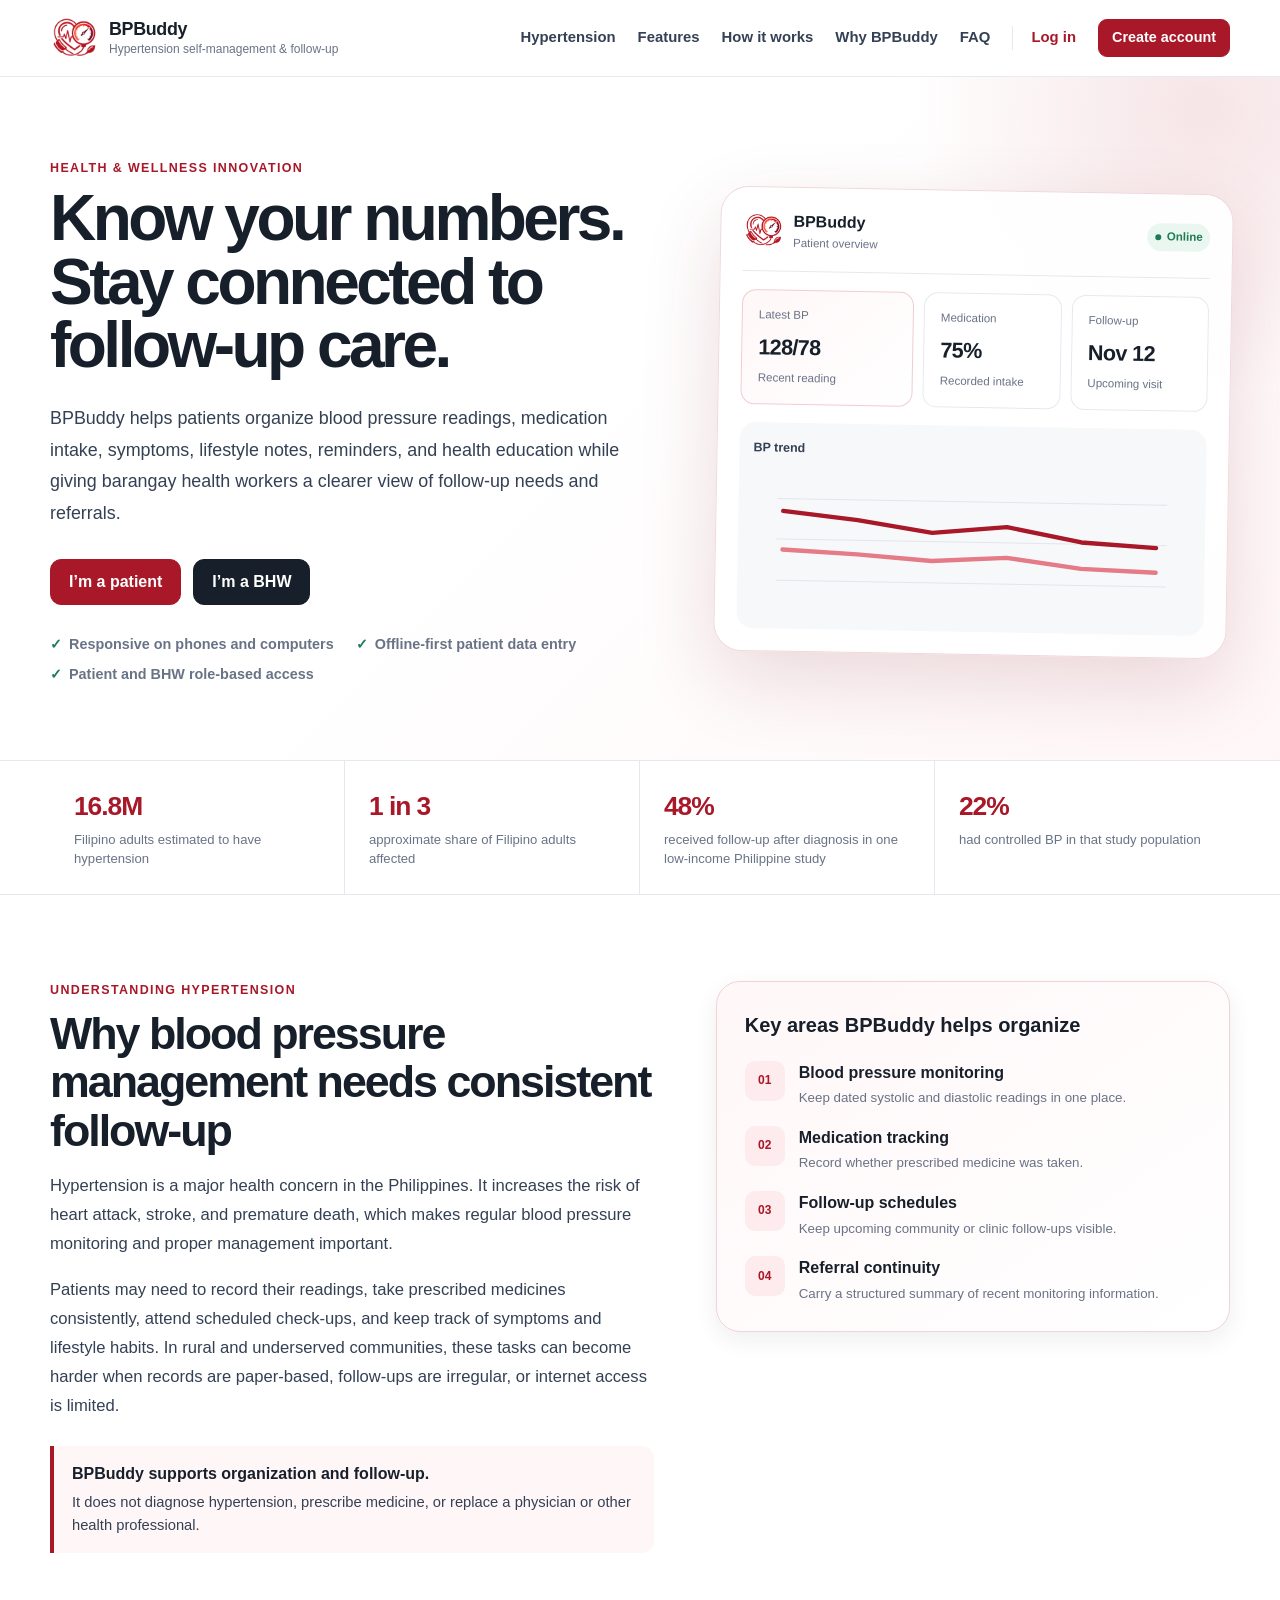
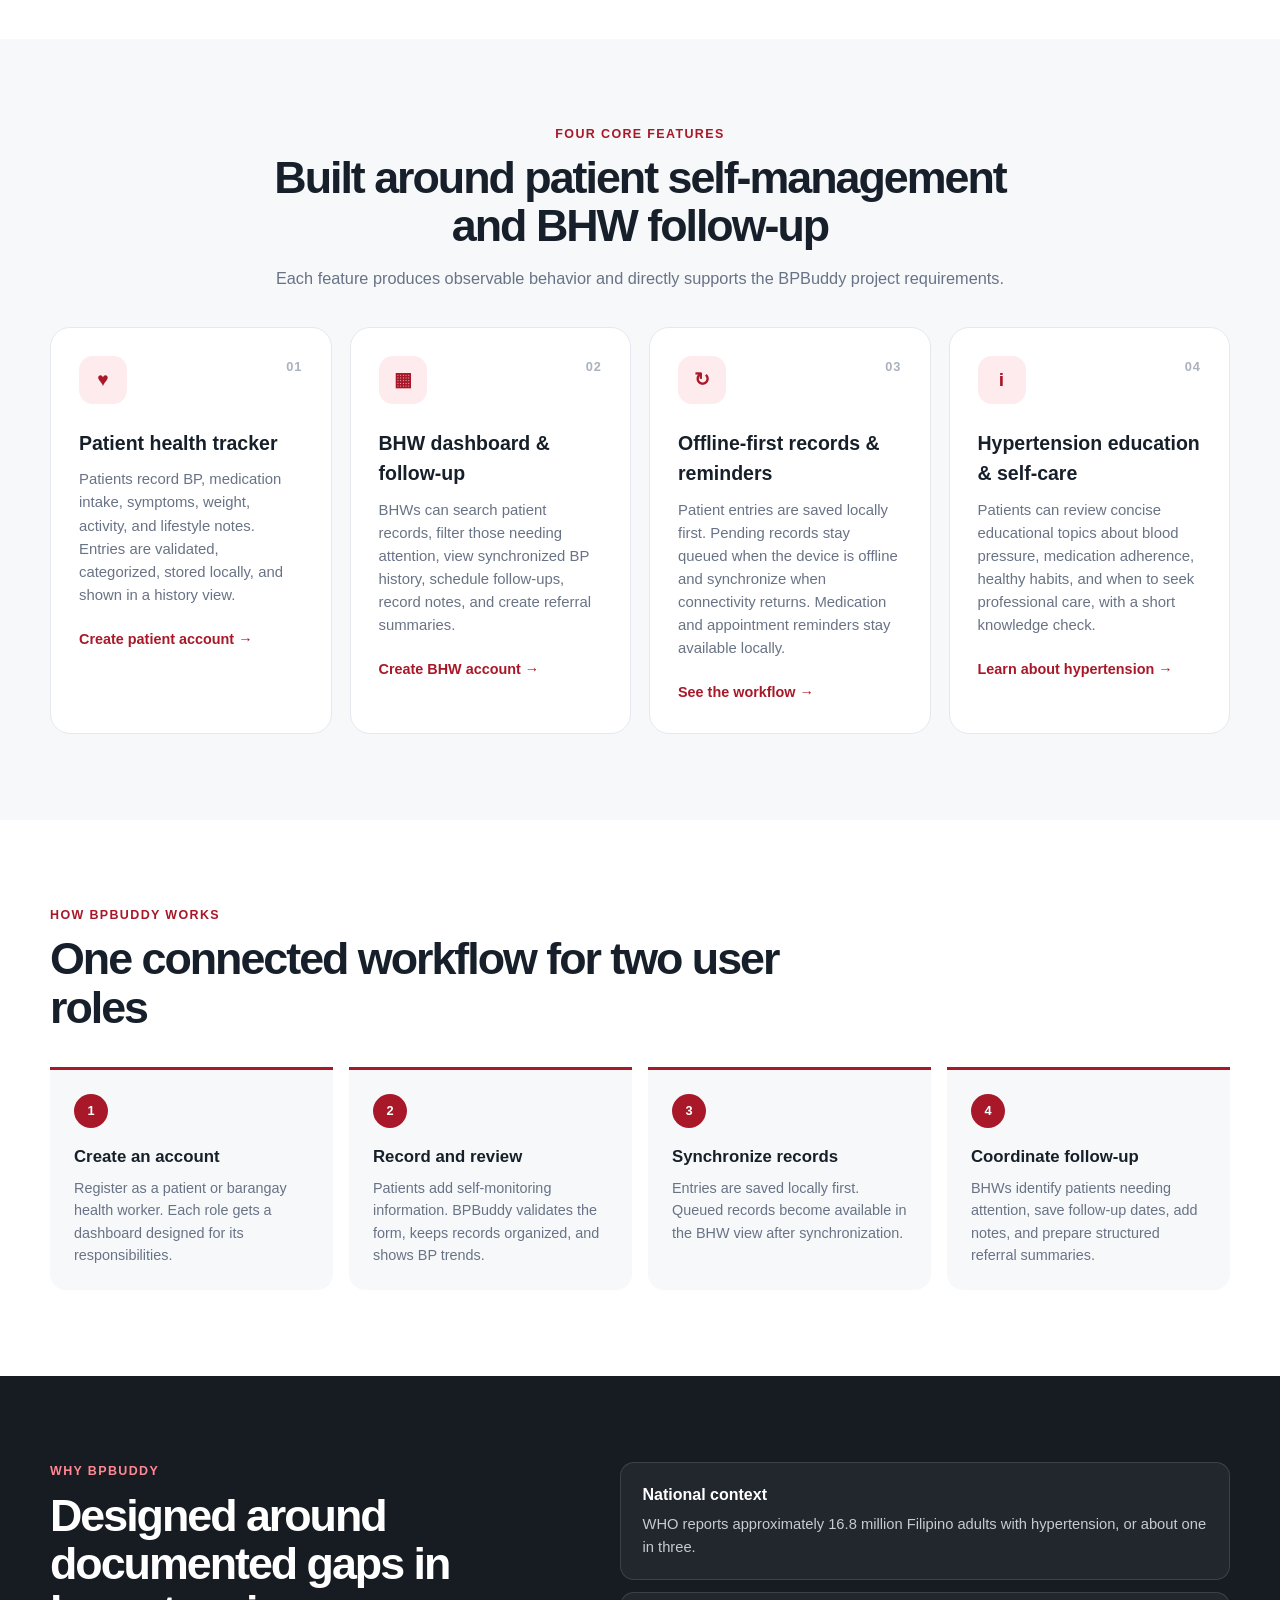
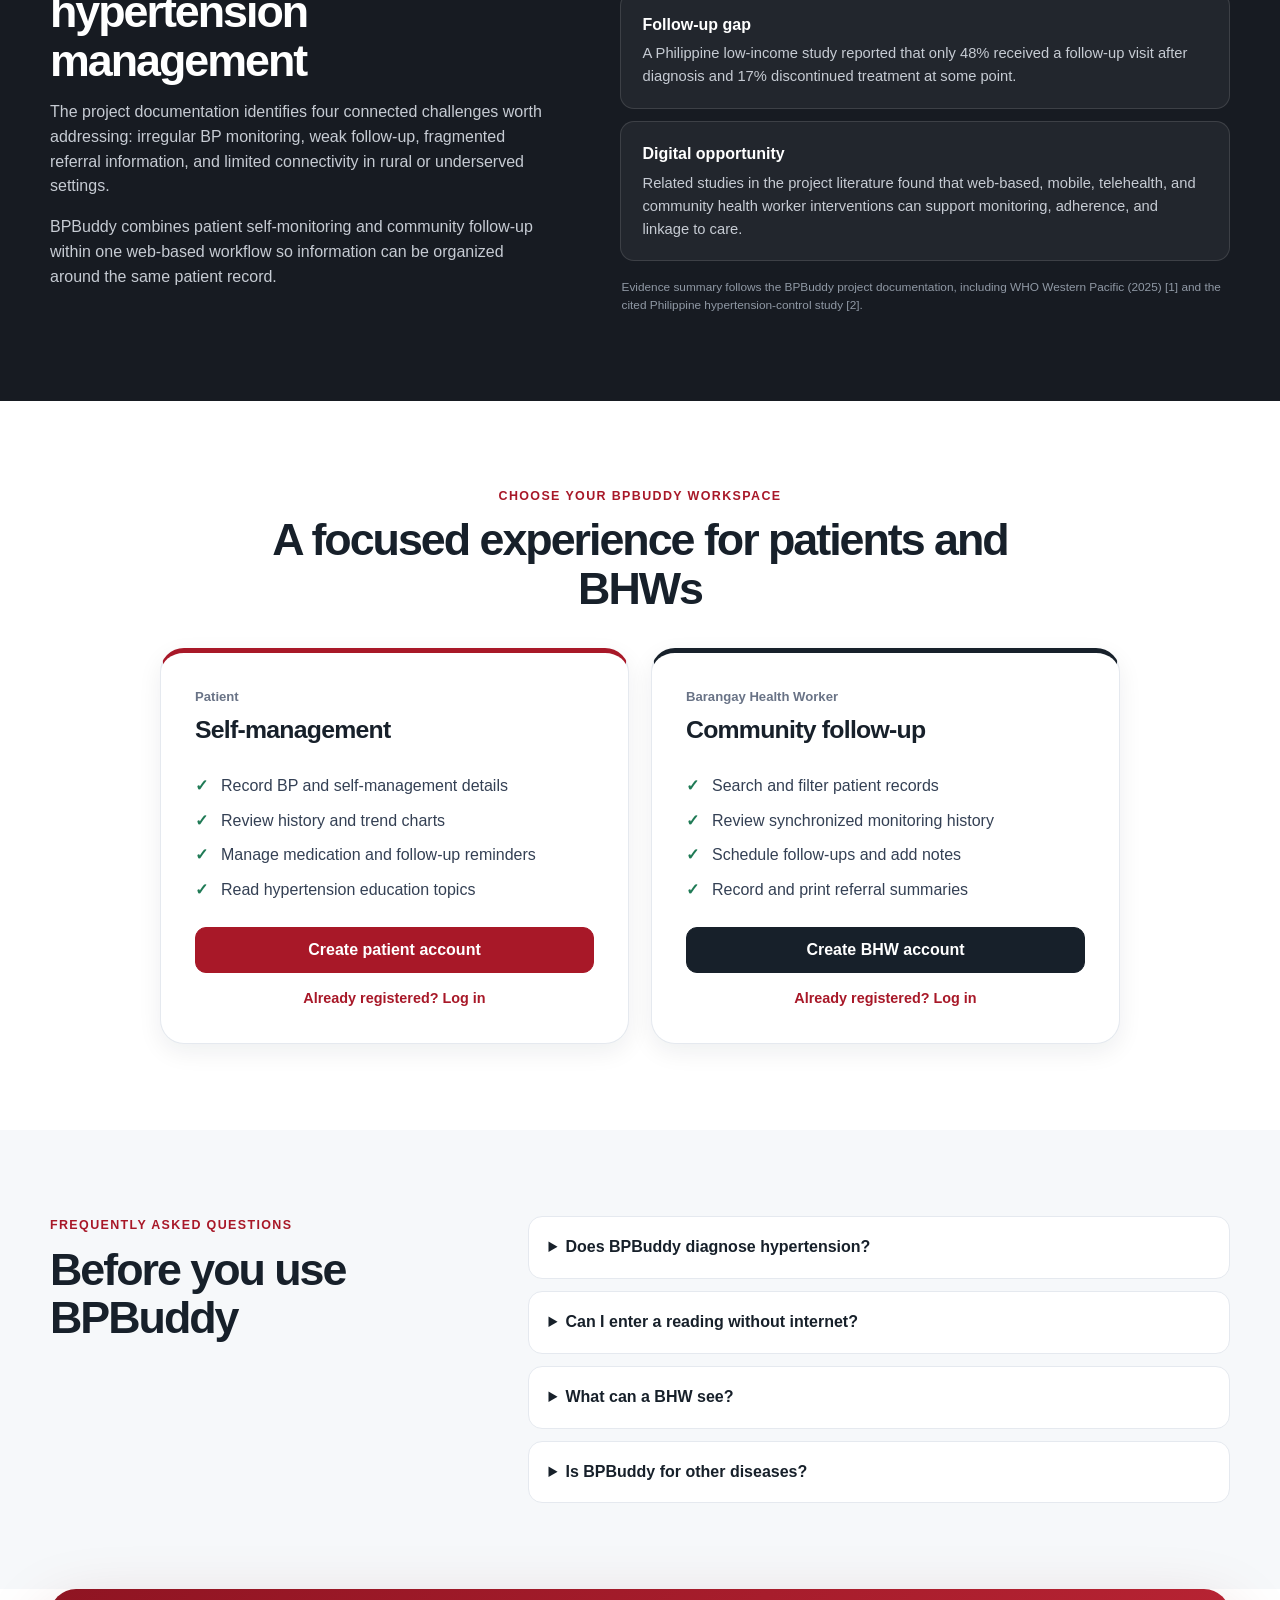
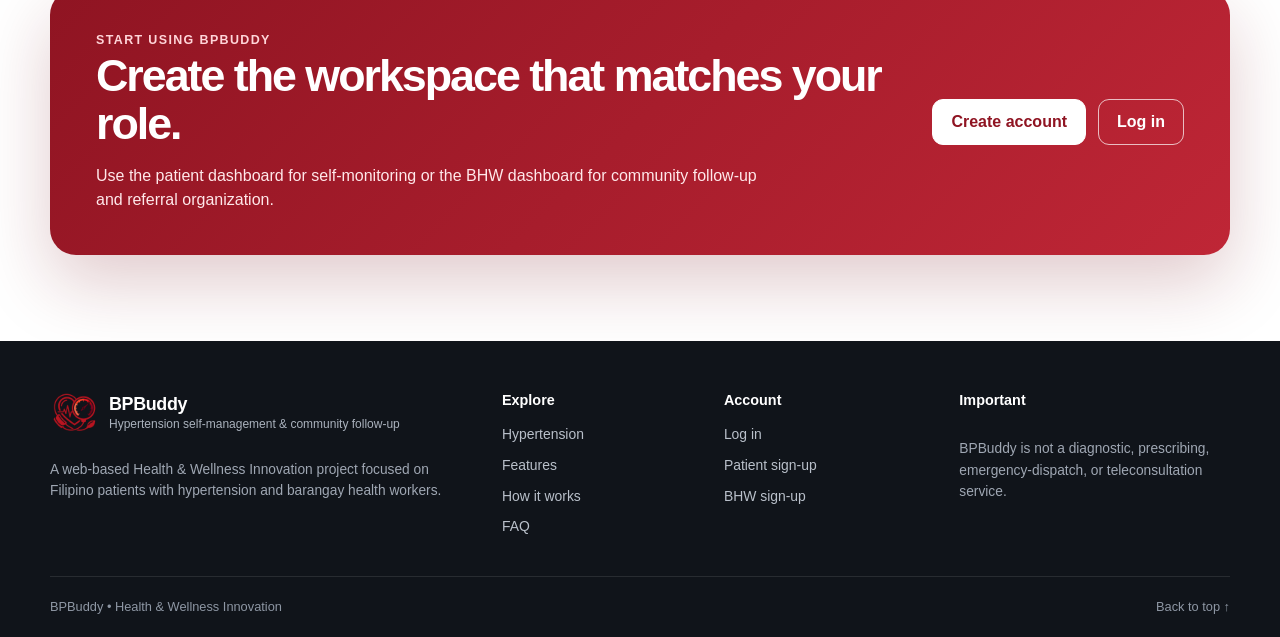
<file: index.html>
<!doctype html>
<html lang="en">
<head>
  <meta charset="utf-8">
  <meta name="viewport" content="width=device-width, initial-scale=1">
  <meta name="description" content="BPBuddy is a web-based hypertension self-management and barangay health worker follow-up platform for Filipino patients.">
  <meta name="theme-color" content="#a81828">
  <title>BPBuddy | Hypertension Self-Management & Community Follow-Up</title>
  <link rel="icon" href="assets/bpbuddy-logo.png">
  <link rel="manifest" href="manifest.webmanifest">
  <link rel="stylesheet" href="css/styles.css">
</head>
<body data-page="landing">
  <a class="skip-link" href="#main-content">Skip to main content</a>

  <header class="site-header" id="top">
    <div class="container nav-wrap">
      <a class="brand" href="index.html" aria-label="BPBuddy home">
        <img src="assets/bpbuddy-logo.png" alt="BPBuddy heart and blood-pressure gauge logo" width="52" height="52">
        <span><strong>BPBuddy</strong><small>Hypertension self-management & follow-up</small></span>
      </a>
      <button class="nav-toggle" type="button" aria-expanded="false" aria-controls="primary-nav">Menu</button>
      <nav id="primary-nav" class="primary-nav" aria-label="Primary navigation">
        <a href="#about-hypertension">Hypertension</a>
        <a href="#features">Features</a>
        <a href="#how-it-works">How it works</a>
        <a href="#evidence">Why BPBuddy</a>
        <a href="#faq">FAQ</a>
        <a class="nav-login" href="login.html">Log in</a>
        <a class="button button-sm" href="signup.html">Create account</a>
      </nav>
    </div>
  </header>

  <main id="main-content">
    <section class="hero" aria-labelledby="hero-title">
      <div class="container hero-grid">
        <div class="hero-copy">
          <p class="eyebrow">Health & Wellness Innovation</p>
          <h1 id="hero-title">Know your numbers. Stay connected to follow-up care.</h1>
          <p class="hero-lead">BPBuddy helps patients organize blood pressure readings, medication intake, symptoms, lifestyle notes, reminders, and health education while giving barangay health workers a clearer view of follow-up needs and referrals.</p>
          <div class="hero-actions">
            <a class="button" href="signup.html?role=patient">I’m a patient</a>
            <a class="button button-secondary" href="signup.html?role=bhw">I’m a BHW</a>
          </div>
          <ul class="hero-points" aria-label="BPBuddy highlights">
            <li>Responsive on phones and computers</li>
            <li>Offline-first patient data entry</li>
            <li>Patient and BHW role-based access</li>
          </ul>
        </div>

        <aside class="hero-product" aria-label="BPBuddy dashboard preview">
          <div class="preview-topbar">
            <div class="preview-brand">
              <img src="assets/bpbuddy-logo.png" alt="" width="42" height="42">
              <span><strong>BPBuddy</strong><small>Patient overview</small></span>
            </div>
            <span class="status-dot stable">Online</span>
          </div>
          <div class="preview-grid">
            <article class="preview-card preview-card-accent">
              <span>Latest BP</span>
              <strong>128/78</strong>
              <small>Recent reading</small>
            </article>
            <article class="preview-card">
              <span>Medication</span>
              <strong>75%</strong>
              <small>Recorded intake</small>
            </article>
            <article class="preview-card">
              <span>Follow-up</span>
              <strong>Nov 12</strong>
              <small>Upcoming visit</small>
            </article>
          </div>
          <div class="preview-chart" aria-hidden="true">
            <span class="chart-label">BP trend</span>
            <svg viewBox="0 0 500 170" role="img" aria-label="Decorative blood pressure trend preview">
              <line x1="28" x2="472" y1="135" y2="135" />
              <line x1="28" x2="472" y1="88" y2="88" />
              <line x1="28" x2="472" y1="42" y2="42" />
              <polyline class="line-sys" points="35,56 120,65 205,78 290,70 375,86 460,91" />
              <polyline class="line-dia" points="35,100 120,104 205,110 290,105 375,116 460,119" />
            </svg>
          </div>
        </aside>
      </div>
    </section>

    <section class="quick-evidence" aria-label="Hypertension context in the Philippines">
      <div class="container stat-strip">
        <article><strong>16.8M</strong><span>Filipino adults estimated to have hypertension</span></article>
        <article><strong>1 in 3</strong><span>approximate share of Filipino adults affected</span></article>
        <article><strong>48%</strong><span>received follow-up after diagnosis in one low-income Philippine study</span></article>
        <article><strong>22%</strong><span>had controlled BP in that study population</span></article>
      </div>
    </section>

    <section class="section" id="about-hypertension" aria-labelledby="hypertension-title">
      <div class="container split-grid hypertension-grid">
        <article>
          <p class="eyebrow">Understanding hypertension</p>
          <h2 id="hypertension-title">Why blood pressure management needs consistent follow-up</h2>
          <p>Hypertension is a major health concern in the Philippines. It increases the risk of heart attack, stroke, and premature death, which makes regular blood pressure monitoring and proper management important.</p>
          <p>Patients may need to record their readings, take prescribed medicines consistently, attend scheduled check-ups, and keep track of symptoms and lifestyle habits. In rural and underserved communities, these tasks can become harder when records are paper-based, follow-ups are irregular, or internet access is limited.</p>
          <div class="inline-note">
            <strong>BPBuddy supports organization and follow-up.</strong>
            <span>It does not diagnose hypertension, prescribe medicine, or replace a physician or other health professional.</span>
          </div>
        </article>
        <aside class="info-panel" aria-label="Hypertension management areas">
          <h3>Key areas BPBuddy helps organize</h3>
          <ul class="icon-list">
            <li><span aria-hidden="true">01</span><div><strong>Blood pressure monitoring</strong><small>Keep dated systolic and diastolic readings in one place.</small></div></li>
            <li><span aria-hidden="true">02</span><div><strong>Medication tracking</strong><small>Record whether prescribed medicine was taken.</small></div></li>
            <li><span aria-hidden="true">03</span><div><strong>Follow-up schedules</strong><small>Keep upcoming community or clinic follow-ups visible.</small></div></li>
            <li><span aria-hidden="true">04</span><div><strong>Referral continuity</strong><small>Carry a structured summary of recent monitoring information.</small></div></li>
          </ul>
        </aside>
      </div>
    </section>

    <section class="section section-soft" id="features" aria-labelledby="features-title">
      <div class="container">
        <header class="section-heading center-heading">
          <p class="eyebrow">Four core features</p>
          <h2 id="features-title">Built around patient self-management and BHW follow-up</h2>
          <p>Each feature produces observable behavior and directly supports the BPBuddy project requirements.</p>
        </header>
        <div class="feature-grid">
          <article class="feature-card">
            <span class="feature-icon" aria-hidden="true">♥</span>
            <span class="feature-number">01</span>
            <h3>Patient health tracker</h3>
            <p>Patients record BP, medication intake, symptoms, weight, activity, and lifestyle notes. Entries are validated, categorized, stored locally, and shown in a history view.</p>
            <a href="signup.html?role=patient">Create patient account →</a>
          </article>
          <article class="feature-card">
            <span class="feature-icon" aria-hidden="true">▦</span>
            <span class="feature-number">02</span>
            <h3>BHW dashboard & follow-up</h3>
            <p>BHWs can search patient records, filter those needing attention, view synchronized BP history, schedule follow-ups, record notes, and create referral summaries.</p>
            <a href="signup.html?role=bhw">Create BHW account →</a>
          </article>
          <article class="feature-card">
            <span class="feature-icon" aria-hidden="true">↻</span>
            <span class="feature-number">03</span>
            <h3>Offline-first records & reminders</h3>
            <p>Patient entries are saved locally first. Pending records stay queued when the device is offline and synchronize when connectivity returns. Medication and appointment reminders stay available locally.</p>
            <a href="#how-it-works">See the workflow →</a>
          </article>
          <article class="feature-card">
            <span class="feature-icon" aria-hidden="true">i</span>
            <span class="feature-number">04</span>
            <h3>Hypertension education & self-care</h3>
            <p>Patients can review concise educational topics about blood pressure, medication adherence, healthy habits, and when to seek professional care, with a short knowledge check.</p>
            <a href="#about-hypertension">Learn about hypertension →</a>
          </article>
        </div>
      </div>
    </section>

    <section class="section" id="how-it-works" aria-labelledby="workflow-title">
      <div class="container">
        <header class="section-heading">
          <p class="eyebrow">How BPBuddy works</p>
          <h2 id="workflow-title">One connected workflow for two user roles</h2>
        </header>
        <ol class="workflow-cards">
          <li><span>1</span><div><strong>Create an account</strong><p>Register as a patient or barangay health worker. Each role gets a dashboard designed for its responsibilities.</p></div></li>
          <li><span>2</span><div><strong>Record and review</strong><p>Patients add self-monitoring information. BPBuddy validates the form, keeps records organized, and shows BP trends.</p></div></li>
          <li><span>3</span><div><strong>Synchronize records</strong><p>Entries are saved locally first. Queued records become available in the BHW view after synchronization.</p></div></li>
          <li><span>4</span><div><strong>Coordinate follow-up</strong><p>BHWs identify patients needing attention, save follow-up dates, add notes, and prepare structured referral summaries.</p></div></li>
        </ol>
      </div>
    </section>

    <section class="section section-dark" id="evidence" aria-labelledby="evidence-title">
      <div class="container evidence-grid">
        <article>
          <p class="eyebrow">Why BPBuddy</p>
          <h2 id="evidence-title">Designed around documented gaps in hypertension management</h2>
          <p>The project documentation identifies four connected challenges worth addressing: irregular BP monitoring, weak follow-up, fragmented referral information, and limited connectivity in rural or underserved settings.</p>
          <p>BPBuddy combines patient self-monitoring and community follow-up within one web-based workflow so information can be organized around the same patient record.</p>
        </article>
        <aside class="evidence-list" aria-label="Evidence basis">
          <article><strong>National context</strong><p>WHO reports approximately 16.8 million Filipino adults with hypertension, or about one in three.</p></article>
          <article><strong>Follow-up gap</strong><p>A Philippine low-income study reported that only 48% received a follow-up visit after diagnosis and 17% discontinued treatment at some point.</p></article>
          <article><strong>Digital opportunity</strong><p>Related studies in the project literature found that web-based, mobile, telehealth, and community health worker interventions can support monitoring, adherence, and linkage to care.</p></article>
          <p class="source-note">Evidence summary follows the BPBuddy project documentation, including WHO Western Pacific (2025) [1] and the cited Philippine hypertension-control study [2].</p>
        </aside>
      </div>
    </section>

    <section class="section" aria-labelledby="roles-title">
      <div class="container">
        <header class="section-heading center-heading">
          <p class="eyebrow">Choose your BPBuddy workspace</p>
          <h2 id="roles-title">A focused experience for patients and BHWs</h2>
        </header>
        <div class="role-grid">
          <article class="role-card patient-role">
            <div class="role-top"><span>Patient</span><strong>Self-management</strong></div>
            <ul class="check-list">
              <li>Record BP and self-management details</li>
              <li>Review history and trend charts</li>
              <li>Manage medication and follow-up reminders</li>
              <li>Read hypertension education topics</li>
            </ul>
            <a class="button" href="signup.html?role=patient">Create patient account</a>
            <a class="text-link" href="login.html?role=patient">Already registered? Log in</a>
          </article>
          <article class="role-card bhw-role">
            <div class="role-top"><span>Barangay Health Worker</span><strong>Community follow-up</strong></div>
            <ul class="check-list">
              <li>Search and filter patient records</li>
              <li>Review synchronized monitoring history</li>
              <li>Schedule follow-ups and add notes</li>
              <li>Record and print referral summaries</li>
            </ul>
            <a class="button button-secondary" href="signup.html?role=bhw">Create BHW account</a>
            <a class="text-link" href="login.html?role=bhw">Already registered? Log in</a>
          </article>
        </div>
      </div>
    </section>

    <section class="section section-soft" id="faq" aria-labelledby="faq-title">
      <div class="container faq-wrap">
        <header class="section-heading">
          <p class="eyebrow">Frequently asked questions</p>
          <h2 id="faq-title">Before you use BPBuddy</h2>
        </header>
        <div class="faq-list">
          <details><summary>Does BPBuddy diagnose hypertension?</summary><p>No. BPBuddy organizes self-monitoring information and provides educational warnings. Diagnosis and treatment decisions belong to qualified health professionals.</p></details>
          <details><summary>Can I enter a reading without internet?</summary><p>Yes. Patient entries are stored on the device first. If the browser is offline, the record remains queued and can synchronize when connectivity becomes available.</p></details>
          <details><summary>What can a BHW see?</summary><p>A BHW account can view patient profiles and records that have been synchronized in this browser-based implementation, then organize follow-ups, notes, and referrals.</p></details>
          <details><summary>Is BPBuddy for other diseases?</summary><p>No. The current project scope is limited to hypertension self-monitoring and community follow-up.</p></details>
        </div>
      </div>
    </section>

    <section class="cta-section" aria-labelledby="cta-title">
      <div class="container cta-panel">
        <div>
          <p class="eyebrow">Start using BPBuddy</p>
          <h2 id="cta-title">Create the workspace that matches your role.</h2>
          <p>Use the patient dashboard for self-monitoring or the BHW dashboard for community follow-up and referral organization.</p>
        </div>
        <div class="hero-actions">
          <a class="button button-light" href="signup.html">Create account</a>
          <a class="button button-outline-light" href="login.html">Log in</a>
        </div>
      </div>
    </section>
  </main>

  <footer class="site-footer">
    <div class="container footer-main">
      <div class="footer-about">
        <a class="brand footer-brand" href="index.html">
          <img src="assets/bpbuddy-logo.png" alt="" width="46" height="46">
          <span><strong>BPBuddy</strong><small>Hypertension self-management & community follow-up</small></span>
        </a>
        <p>A web-based Health & Wellness Innovation project focused on Filipino patients with hypertension and barangay health workers.</p>
      </div>
      <nav class="footer-links" aria-label="Footer navigation">
        <strong>Explore</strong>
        <a href="#about-hypertension">Hypertension</a>
        <a href="#features">Features</a>
        <a href="#how-it-works">How it works</a>
        <a href="#faq">FAQ</a>
      </nav>
      <nav class="footer-links" aria-label="Account navigation">
        <strong>Account</strong>
        <a href="login.html">Log in</a>
        <a href="signup.html?role=patient">Patient sign-up</a>
        <a href="signup.html?role=bhw">BHW sign-up</a>
      </nav>
      <div class="footer-links">
        <strong>Important</strong>
        <p>BPBuddy is not a diagnostic, prescribing, emergency-dispatch, or teleconsultation service.</p>
      </div>
    </div>
    <div class="container footer-bottom">
      <span>BPBuddy • Health & Wellness Innovation</span>
      <a href="#top">Back to top ↑</a>
    </div>
  </footer>

  <script src="js/common.js" defer></script>
</body>
</html>
</file>
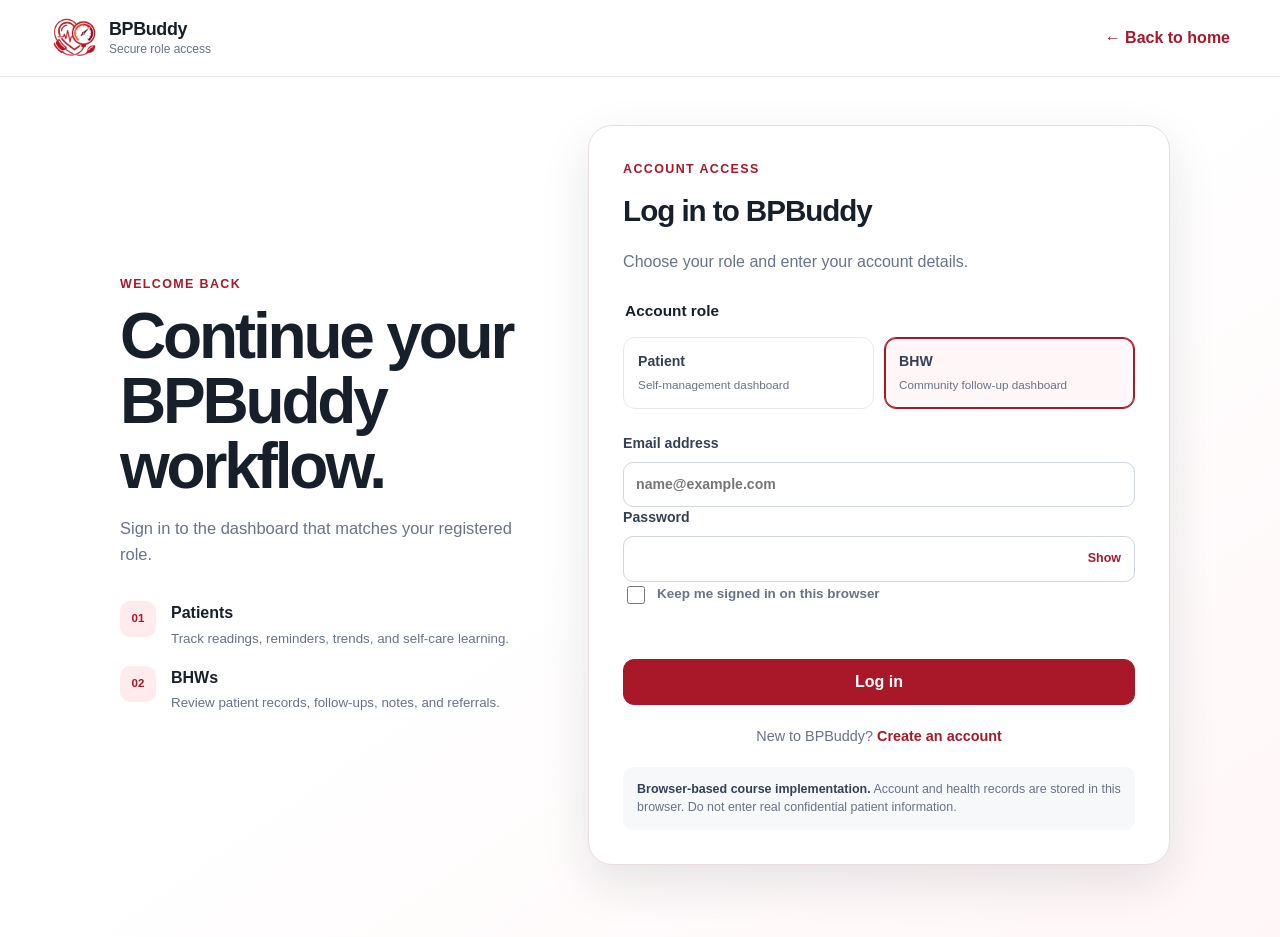
<file: bhw.html>
<!doctype html>
<html lang="en">
<head>
  <meta charset="utf-8">
  <meta name="viewport" content="width=device-width, initial-scale=1">
  <meta name="theme-color" content="#a81828">
  <title>BHW Dashboard | BPBuddy</title>
  <link rel="icon" href="assets/bpbuddy-logo.png">
  <link rel="manifest" href="manifest.webmanifest">
  <link rel="stylesheet" href="css/styles.css">
</head>
<body data-page="bhw" class="app-page">
  <a class="skip-link" href="#main-content">Skip to main content</a>

  <header class="app-header">
    <div class="container-fluid app-header-row">
      <a class="brand" href="index.html">
        <img src="assets/bpbuddy-logo.png" alt="BPBuddy logo" width="46" height="46">
        <span><strong>BPBuddy</strong><small>BHW workspace</small></span>
      </a>
      <div class="app-header-actions">
        <span class="connection-pill" id="connection-status" aria-live="polite">Checking connection…</span>
        <div class="user-menu-wrap">
          <button id="user-menu-button" class="user-menu-button" type="button" aria-expanded="false" aria-controls="user-menu">
            <span class="avatar" id="header-avatar">B</span>
            <span class="user-menu-text"><strong id="header-user-name">BHW</strong><small>Barangay health worker</small></span>
            <span aria-hidden="true">⌄</span>
          </button>
          <div id="user-menu" class="user-menu" hidden>
            <a href="#profile">Profile</a>
            <a href="index.html">BPBuddy home</a>
            <button id="logout-button" type="button">Log out</button>
          </div>
        </div>
      </div>
    </div>
  </header>

  <main id="main-content" class="app-main">
    <div class="app-layout app-layout-wide">
      <aside class="app-sidebar" aria-label="BHW sections">
        <nav>
          <a class="active" href="#overview"><span aria-hidden="true">⌂</span> Overview</a>
          <a href="#patients"><span aria-hidden="true">▦</span> Patients</a>
          <a href="#followups"><span aria-hidden="true">◷</span> Follow-ups</a>
          <a href="#referrals"><span aria-hidden="true">↗</span> Referrals</a>
          <a href="#profile"><span aria-hidden="true">○</span> Profile</a>
        </nav>
        <div class="sidebar-help">
          <strong>Clinical responsibility</strong>
          <p>BPBuddy organizes monitoring information. Clinical decisions and medical treatment remain the responsibility of qualified health professionals.</p>
        </div>
      </aside>

      <div class="app-content">
        <section id="overview" class="dashboard-section" aria-labelledby="overview-title">
          <header class="dashboard-heading">
            <div><p class="eyebrow">BHW dashboard</p><h1 id="overview-title">Community follow-up overview</h1><p>Review synchronized patient monitoring records, upcoming follow-ups, and patients who may need attention.</p></div>
            <a class="button button-sm" href="#patients">View patient list</a>
          </header>

          <div class="metric-grid" aria-label="BHW summary">
            <article class="metric-card metric-highlight"><span>Registered patients</span><strong id="bhw-total">0</strong><small>patient accounts on this browser</small></article>
            <article class="metric-card"><span>Flagged records</span><strong id="bhw-flagged">0</strong><small>based on synchronized readings</small></article>
            <article class="metric-card"><span>Follow-ups due</span><strong id="bhw-due">0</strong><small>due within the next 7 days</small></article>
            <article class="metric-card"><span>Synchronized today</span><strong id="bhw-synced">0</strong><small>monitoring records received today</small></article>
          </div>

          <div class="dashboard-grid two-one-grid">
            <article class="card">
              <div class="card-heading-row"><div><span class="card-kicker">Priority list</span><h2>Patients needing attention</h2></div><a href="#patients" class="text-link">Open patient records</a></div>
              <div id="priority-patients" class="priority-list"></div>
            </article>
            <aside class="card">
              <span class="card-kicker">Upcoming</span>
              <h2>Next follow-ups</h2>
              <div id="upcoming-followups" class="timeline-list"></div>
            </aside>
          </div>
        </section>

        <section id="patients" class="dashboard-section" aria-labelledby="patients-title">
          <header class="section-title-row">
            <div><p class="eyebrow">Patient management</p><h2 id="patients-title">Patient records</h2><p>Search, filter, and review patients registered in BPBuddy on this browser.</p></div>
          </header>

          <article class="card table-card">
            <div class="filter-bar">
              <label class="search-field"><span class="sr-only">Search patient records</span><input id="patient-search" type="search" placeholder="Search name, patient ID, or barangay…"></label>
              <label><span class="sr-only">Filter patient status</span><select id="status-filter"><option value="all">All statuses</option><option value="flagged">Flagged</option><option value="due">Follow-up due</option><option value="low-adherence">Low medication record</option></select></label>
              <label><span class="sr-only">Sort patient records</span><select id="sort-filter"><option value="attention">Priority first</option><option value="recent">Most recent reading</option><option value="followup">Nearest follow-up</option><option value="name">Name A–Z</option></select></label>
            </div>
            <div class="table-scroll">
              <table>
                <thead><tr><th>Patient</th><th>Latest BP</th><th>Medication</th><th>Last reading</th><th>Follow-up</th><th>Status</th><th></th></tr></thead>
                <tbody id="patient-table-body"></tbody>
              </table>
            </div>
            <div id="empty-patient-state" class="empty-state" hidden><strong>No patient records found.</strong><p>Patient accounts created on this browser will appear here. Synchronized monitoring records will be attached to the matching patient profile.</p></div>
          </article>

          <section id="patient-detail" class="detail-panel" hidden aria-labelledby="detail-title">
            <header class="detail-header">
              <div><p class="eyebrow">Patient record</p><h3 id="detail-title">Patient</h3></div>
              <button id="close-detail" class="icon-button" type="button" aria-label="Close patient detail">×</button>
            </header>
            <div class="detail-grid">
              <article class="card">
                <span class="card-kicker">Profile</span><h4>Patient information</h4>
                <dl id="patient-summary-list" class="summary-list"></dl>
              </article>
              <article class="card">
                <span class="card-kicker">Latest monitoring</span><h4>Recent BP records</h4>
                <div class="table-scroll compact-table"><table><thead><tr><th>Date</th><th>BP</th><th>Category</th><th>Medication</th></tr></thead><tbody id="patient-reading-body"></tbody></table></div>
              </article>
            </div>
            <div class="detail-actions-grid">
              <form id="followup-form" class="card form-card compact-form">
                <span class="card-kicker">Follow-up</span><h4>Schedule and notes</h4>
                <label>Follow-up date<input id="bhw-followup-date" type="date" required></label>
                <label>Follow-up notes<textarea id="bhw-followup-notes" rows="4" maxlength="400" placeholder="Reason for follow-up, observations, or actions to remember."></textarea></label>
                <div id="followup-save-message" class="form-message" role="status" aria-live="polite"></div>
                <button class="button button-sm" type="submit">Save follow-up</button>
              </form>
              <form id="referral-form" class="card form-card compact-form">
                <span class="card-kicker">Referral</span><h4>Record a referral</h4>
                <label>Destination<select id="referral-destination" required><option value="Rural Health Unit">Rural Health Unit</option><option value="Physician / Clinic">Physician / Clinic</option><option value="Hospital">Hospital</option><option value="Other health facility">Other health facility</option></select></label>
                <label>Reason<textarea id="referral-reason" rows="4" maxlength="400" required placeholder="Reason for referral or concern to communicate."></textarea></label>
                <div id="referral-save-message" class="form-message" role="status" aria-live="polite"></div>
                <button class="button button-sm button-secondary" type="submit">Record referral</button>
              </form>
            </div>
            <article class="card referral-print-card">
              <div class="card-heading-row"><div><span class="card-kicker">Referral summary</span><h4>Printable patient summary</h4></div><button id="print-referral" class="button button-sm button-ghost" type="button">Print summary</button></div>
              <div id="referral-summary"></div>
            </article>
          </section>
        </section>

        <section id="followups" class="dashboard-section" aria-labelledby="followups-title">
          <header class="section-title-row"><div><p class="eyebrow">Follow-up management</p><h2 id="followups-title">Scheduled follow-ups</h2><p>Track upcoming and overdue follow-up dates saved through patient records.</p></div></header>
          <div id="followup-board" class="followup-board"></div>
        </section>

        <section id="referrals" class="dashboard-section" aria-labelledby="referrals-title">
          <header class="section-title-row"><div><p class="eyebrow">Referral records</p><h2 id="referrals-title">Referral activity</h2><p>Review referrals recorded through the BHW workflow.</p></div></header>
          <article class="card table-card">
            <div class="table-scroll"><table><thead><tr><th>Date</th><th>Patient</th><th>Destination</th><th>Reason</th><th>Recorded by</th></tr></thead><tbody id="referral-table-body"></tbody></table></div>
            <div id="empty-referral-state" class="empty-state" hidden><strong>No referrals recorded yet.</strong><p>Referrals created from a patient record will appear here.</p></div>
          </article>
        </section>

        <section id="profile" class="dashboard-section" aria-labelledby="profile-title">
          <header class="section-title-row"><div><p class="eyebrow">Account profile</p><h2 id="profile-title">Your BHW information</h2><p>Update the basic information attached to your BPBuddy account on this browser.</p></div></header>
          <div class="dashboard-grid two-one-grid">
            <form id="bhw-profile-form" class="card form-card compact-form">
              <div class="form-grid two-col">
                <label>Full name<input id="profile-name" type="text" maxlength="80" required></label>
                <label>Email address<input id="profile-email" type="email" disabled></label>
                <label>Contact number<input id="profile-contact" type="tel" maxlength="20" required></label>
                <label>Barangay / assigned community<input id="profile-barangay" type="text" maxlength="80" required></label>
                <label>BHW / staff ID<input id="profile-staff-id" type="text" maxlength="40" required></label>
                <label>Health center / assigned area<input id="profile-center" type="text" maxlength="100" required></label>
              </div>
              <div id="profile-message" class="form-message" role="status" aria-live="polite"></div>
              <button class="button button-sm" type="submit">Save profile changes</button>
            </form>
            <aside class="card account-summary-card">
              <span class="avatar avatar-large" id="profile-avatar">B</span>
              <h3 id="profile-display-name">BHW</h3>
              <p id="profile-display-location">—</p>
              <dl class="summary-list"><dt>Role</dt><dd>Barangay Health Worker</dd><dt>Account status</dt><dd><span class="status-dot stable">Active</span></dd><dt>Storage</dt><dd>This browser</dd></dl>
              <button id="profile-logout" class="button button-ghost button-wide" type="button">Log out</button>
            </aside>
          </div>
        </section>
      </div>
    </div>
  </main>

  <footer class="app-footer">
    <p>BPBuddy organizes patient monitoring and community follow-up information. It does not replace clinical judgment or medical care.</p>
  </footer>

  <script src="js/storage.js" defer></script>
  <script src="js/auth.js" defer></script>
  <script src="js/common.js" defer></script>
  <script src="js/bhw.js" defer></script>
</body>
</html>
</file>
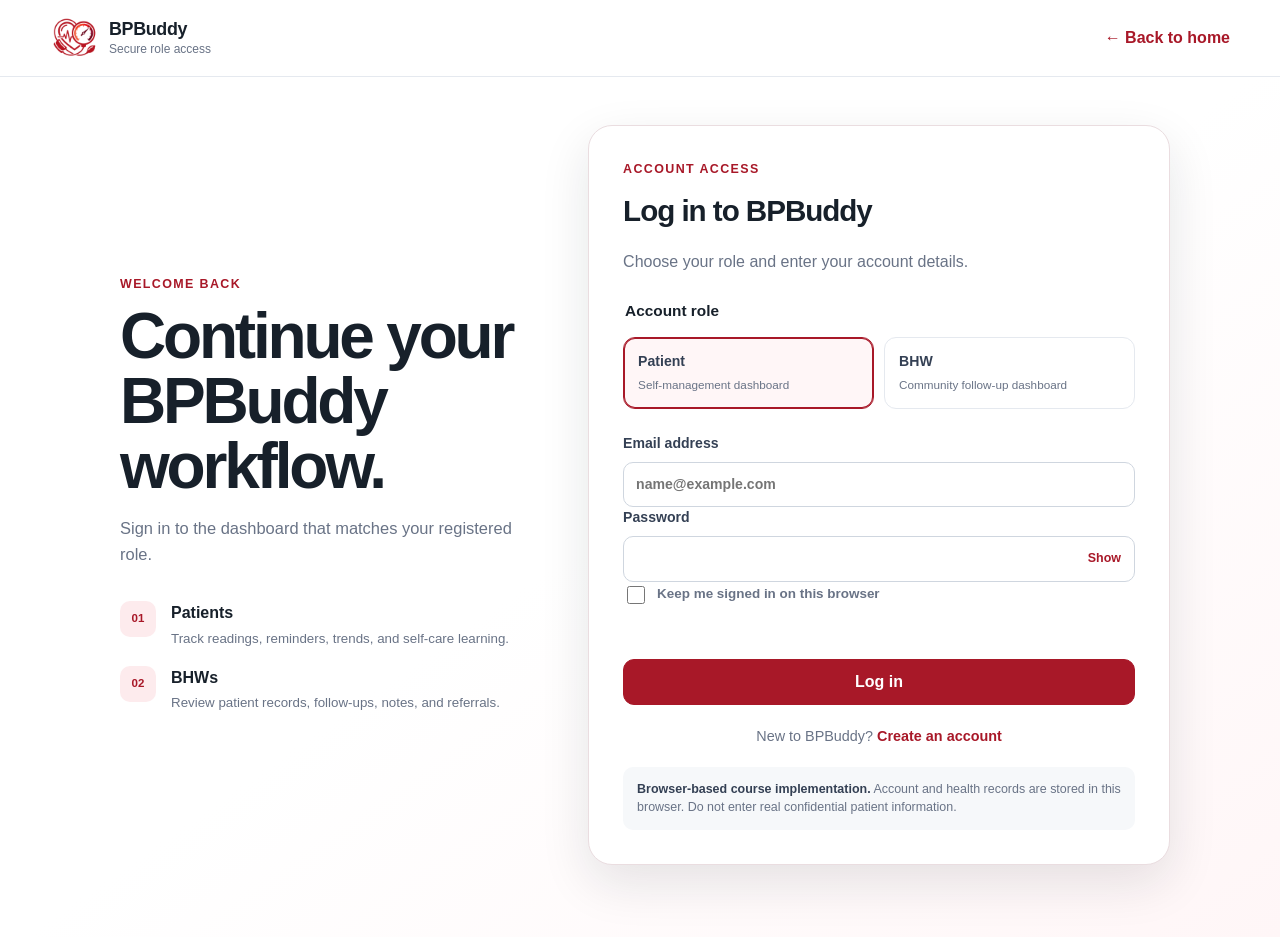
<file: login.html>
<!doctype html>
<html lang="en">
<head>
  <meta charset="utf-8">
  <meta name="viewport" content="width=device-width, initial-scale=1">
  <meta name="theme-color" content="#a81828">
  <title>Log in | BPBuddy</title>
  <link rel="icon" href="assets/bpbuddy-logo.png">
  <link rel="stylesheet" href="css/styles.css">
</head>
<body data-page="login" class="auth-page">
  <a class="skip-link" href="#main-content">Skip to main content</a>
  <header class="auth-header">
    <div class="container auth-header-row">
      <a class="brand" href="index.html">
        <img src="assets/bpbuddy-logo.png" alt="BPBuddy logo" width="48" height="48">
        <span><strong>BPBuddy</strong><small>Secure role access</small></span>
      </a>
      <a class="text-link" href="index.html">← Back to home</a>
    </div>
  </header>

  <main id="main-content" class="auth-main">
    <section class="auth-shell" aria-labelledby="login-title">
      <aside class="auth-intro">
        <p class="eyebrow">Welcome back</p>
        <h1>Continue your BPBuddy workflow.</h1>
        <p>Sign in to the dashboard that matches your registered role.</p>
        <div class="auth-benefits">
          <article><span>01</span><div><strong>Patients</strong><small>Track readings, reminders, trends, and self-care learning.</small></div></article>
          <article><span>02</span><div><strong>BHWs</strong><small>Review patient records, follow-ups, notes, and referrals.</small></div></article>
        </div>
      </aside>

      <div class="auth-card">
        <div class="auth-card-heading">
          <p class="eyebrow">Account access</p>
          <h2 id="login-title">Log in to BPBuddy</h2>
          <p>Choose your role and enter your account details.</p>
        </div>

        <form id="login-form" novalidate>
          <fieldset class="role-picker" aria-label="Choose account role">
            <legend>Account role</legend>
            <label class="role-choice"><input type="radio" name="role" value="patient" checked><span><strong>Patient</strong><small>Self-management dashboard</small></span></label>
            <label class="role-choice"><input type="radio" name="role" value="bhw"><span><strong>BHW</strong><small>Community follow-up dashboard</small></span></label>
          </fieldset>

          <label>Email address
            <input id="login-email" name="email" type="email" autocomplete="email" placeholder="name@example.com" required>
          </label>
          <label>Password
            <span class="password-wrap"><input id="login-password" name="password" type="password" autocomplete="current-password" minlength="8" required><button class="password-toggle" type="button" data-password-target="login-password" aria-label="Show password">Show</button></span>
          </label>
          <label class="checkbox-row compact"><input id="remember-session" type="checkbox"><span>Keep me signed in on this browser</span></label>

          <div id="login-message" class="form-message" role="status" aria-live="polite"></div>
          <button class="button button-wide" type="submit">Log in</button>
        </form>

        <p class="auth-switch">New to BPBuddy? <a href="signup.html" id="signup-link">Create an account</a></p>
        <aside class="privacy-note"><strong>Browser-based course implementation.</strong> Account and health records are stored in this browser. Do not enter real confidential patient information.</aside>
      </div>
    </section>
  </main>

  <script src="js/storage.js" defer></script>
  <script src="js/auth.js" defer></script>
  <script src="js/common.js" defer></script>
  <script src="js/login.js" defer></script>
</body>
</html>
</file>
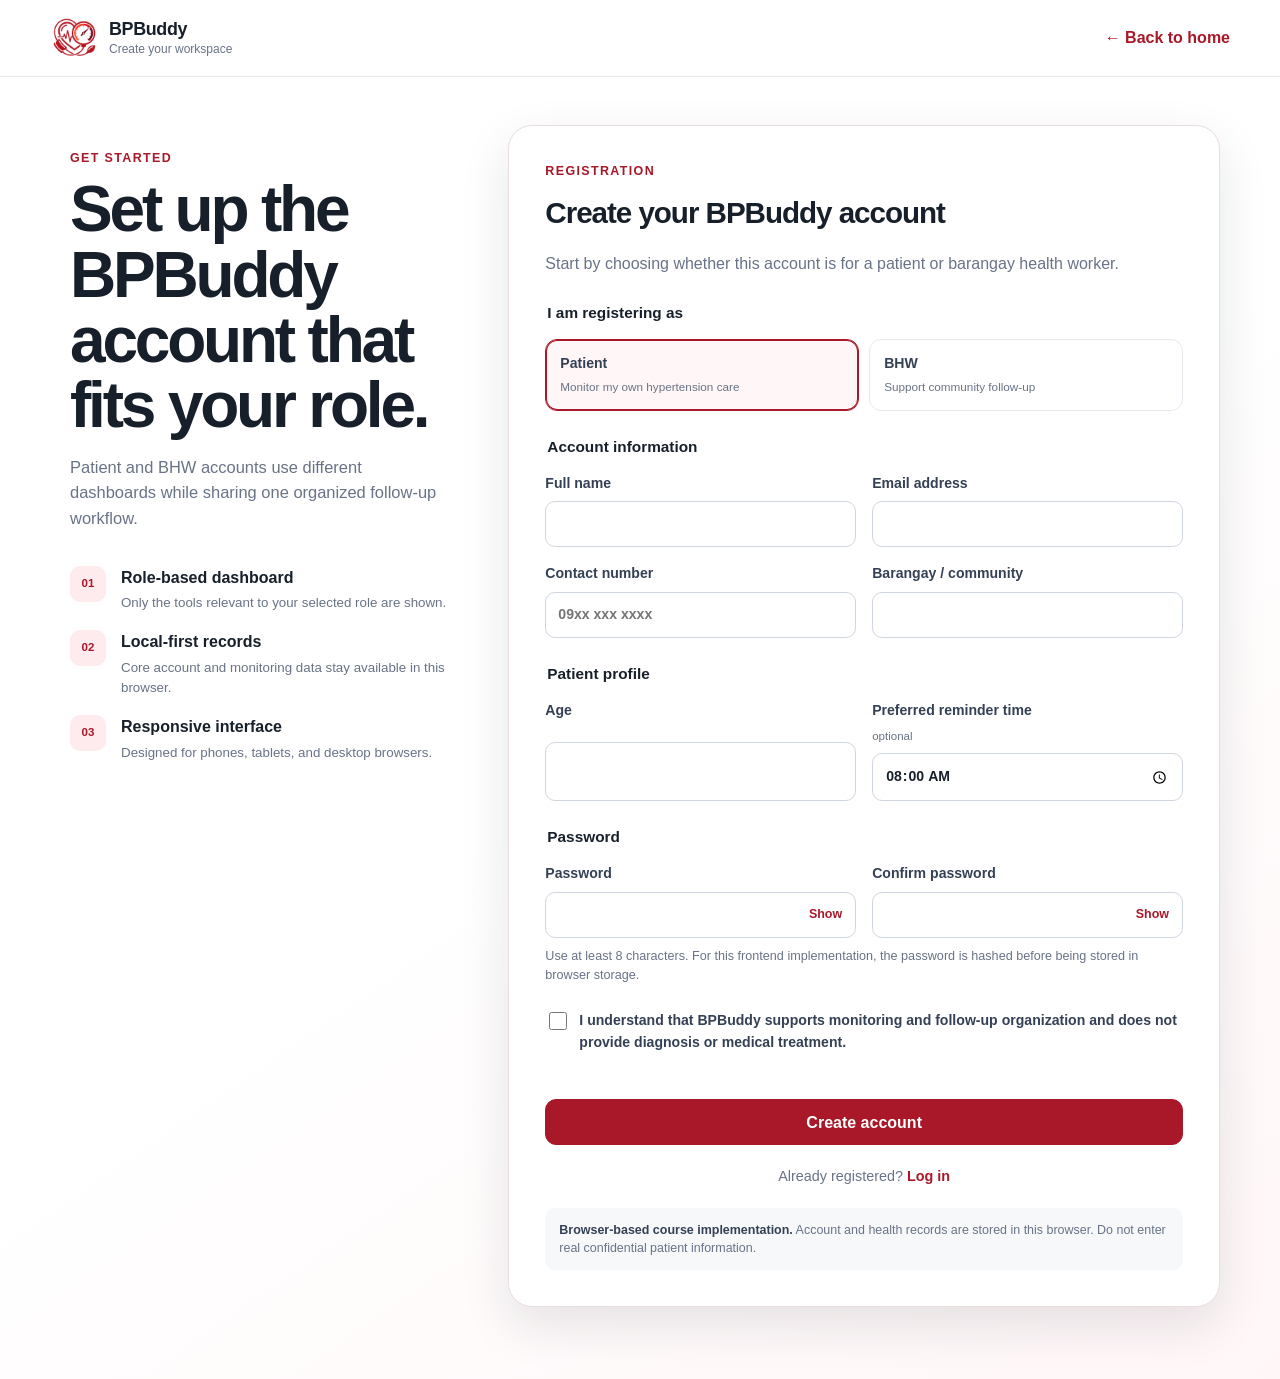
<file: signup.html>
<!doctype html>
<html lang="en">
<head>
  <meta charset="utf-8">
  <meta name="viewport" content="width=device-width, initial-scale=1">
  <meta name="theme-color" content="#a81828">
  <title>Create account | BPBuddy</title>
  <link rel="icon" href="assets/bpbuddy-logo.png">
  <link rel="stylesheet" href="css/styles.css">
</head>
<body data-page="signup" class="auth-page">
  <a class="skip-link" href="#main-content">Skip to main content</a>
  <header class="auth-header">
    <div class="container auth-header-row">
      <a class="brand" href="index.html">
        <img src="assets/bpbuddy-logo.png" alt="BPBuddy logo" width="48" height="48">
        <span><strong>BPBuddy</strong><small>Create your workspace</small></span>
      </a>
      <a class="text-link" href="index.html">← Back to home</a>
    </div>
  </header>

  <main id="main-content" class="auth-main">
    <section class="auth-shell signup-shell" aria-labelledby="signup-title">
      <aside class="auth-intro">
        <p class="eyebrow">Get started</p>
        <h1>Set up the BPBuddy account that fits your role.</h1>
        <p>Patient and BHW accounts use different dashboards while sharing one organized follow-up workflow.</p>
        <div class="auth-benefits">
          <article><span>01</span><div><strong>Role-based dashboard</strong><small>Only the tools relevant to your selected role are shown.</small></div></article>
          <article><span>02</span><div><strong>Local-first records</strong><small>Core account and monitoring data stay available in this browser.</small></div></article>
          <article><span>03</span><div><strong>Responsive interface</strong><small>Designed for phones, tablets, and desktop browsers.</small></div></article>
        </div>
      </aside>

      <div class="auth-card auth-card-wide">
        <div class="auth-card-heading">
          <p class="eyebrow">Registration</p>
          <h2 id="signup-title">Create your BPBuddy account</h2>
          <p>Start by choosing whether this account is for a patient or barangay health worker.</p>
        </div>

        <form id="signup-form" novalidate>
          <fieldset class="role-picker" aria-label="Choose registration role">
            <legend>I am registering as</legend>
            <label class="role-choice"><input type="radio" name="role" value="patient" checked><span><strong>Patient</strong><small>Monitor my own hypertension care</small></span></label>
            <label class="role-choice"><input type="radio" name="role" value="bhw"><span><strong>BHW</strong><small>Support community follow-up</small></span></label>
          </fieldset>

          <fieldset>
            <legend>Account information</legend>
            <div class="form-grid two-col">
              <label>Full name
                <input id="signup-name" name="name" type="text" autocomplete="name" maxlength="80" required>
              </label>
              <label>Email address
                <input id="signup-email" name="email" type="email" autocomplete="email" required>
              </label>
              <label>Contact number
                <input id="signup-contact" name="contact" type="tel" autocomplete="tel" maxlength="20" placeholder="09xx xxx xxxx" required>
              </label>
              <label>Barangay / community
                <input id="signup-barangay" name="barangay" type="text" maxlength="80" required>
              </label>
            </div>
          </fieldset>

          <fieldset id="patient-fields">
            <legend>Patient profile</legend>
            <div class="form-grid two-col">
              <label>Age
                <input id="signup-age" name="age" type="number" min="18" max="120" inputmode="numeric">
              </label>
              <label>Preferred reminder time <span class="optional">optional</span>
                <input id="signup-reminder" name="reminderTime" type="time" value="08:00">
              </label>
            </div>
          </fieldset>

          <fieldset id="bhw-fields" hidden>
            <legend>BHW profile</legend>
            <div class="form-grid two-col">
              <label>BHW / staff ID
                <input id="signup-staff-id" name="staffId" type="text" maxlength="40" placeholder="Example: BHW-2026-001">
              </label>
              <label>Health center / assigned area
                <input id="signup-center" name="healthCenter" type="text" maxlength="100" placeholder="Barangay Health Station">
              </label>
            </div>
          </fieldset>

          <fieldset>
            <legend>Password</legend>
            <div class="form-grid two-col">
              <label>Password
                <span class="password-wrap"><input id="signup-password" name="password" type="password" autocomplete="new-password" minlength="8" required><button class="password-toggle" type="button" data-password-target="signup-password" aria-label="Show password">Show</button></span>
              </label>
              <label>Confirm password
                <span class="password-wrap"><input id="signup-confirm-password" name="confirmPassword" type="password" autocomplete="new-password" minlength="8" required><button class="password-toggle" type="button" data-password-target="signup-confirm-password" aria-label="Show password">Show</button></span>
              </label>
            </div>
            <p class="field-help">Use at least 8 characters. For this frontend implementation, the password is hashed before being stored in browser storage.</p>
          </fieldset>

          <label class="checkbox-row"><input id="signup-terms" type="checkbox" required><span>I understand that BPBuddy supports monitoring and follow-up organization and does not provide diagnosis or medical treatment.</span></label>
          <div id="signup-message" class="form-message" role="status" aria-live="polite"></div>
          <button class="button button-wide" type="submit">Create account</button>
        </form>

        <p class="auth-switch">Already registered? <a href="login.html" id="login-link">Log in</a></p>
        <aside class="privacy-note"><strong>Browser-based course implementation.</strong> Account and health records are stored in this browser. Do not enter real confidential patient information.</aside>
      </div>
    </section>
  </main>

  <script src="js/storage.js" defer></script>
  <script src="js/auth.js" defer></script>
  <script src="js/common.js" defer></script>
  <script src="js/signup.js" defer></script>
</body>
</html>
</file>
<file: css/styles.css>
:root {
  --red-900: #75101c;
  --red-800: #8f1422;
  --red-700: #a81828;
  --red-600: #bf2636;
  --red-500: #d63b4a;
  --red-100: #fdebed;
  --red-50: #fff6f7;
  --ink: #17202a;
  --ink-2: #344054;
  --muted: #697386;
  --line: #e5e9ef;
  --soft: #f6f8fa;
  --white: #ffffff;
  --green: #1f7a55;
  --green-soft: #eaf7f1;
  --amber: #9a6500;
  --amber-soft: #fff7df;
  --danger: #a81828;
  --danger-soft: #fdebed;
  --shadow-sm: 0 8px 24px rgba(16, 24, 40, .07);
  --shadow-md: 0 18px 50px rgba(16, 24, 40, .11);
  --radius-sm: 10px;
  --radius: 16px;
  --radius-lg: 24px;
  --container: 1180px;
  --sidebar: 248px;
}

* { box-sizing: border-box; }
html { scroll-behavior: smooth; }
body {
  margin: 0;
  color: var(--ink);
  background: var(--white);
  font-family: Inter, ui-sans-serif, -apple-system, BlinkMacSystemFont, "Segoe UI", Roboto, Helvetica, Arial, sans-serif;
  line-height: 1.55;
  text-rendering: optimizeLegibility;
}
img { max-width: 100%; display: block; }
a { color: inherit; text-decoration: none; }
button, input, select, textarea { font: inherit; }
button, a { -webkit-tap-highlight-color: transparent; }
button { cursor: pointer; }
button:disabled { cursor: not-allowed; opacity: .55; }
input, select, textarea { color: var(--ink); }
input:focus, select:focus, textarea:focus, button:focus-visible, a:focus-visible, summary:focus-visible {
  outline: 3px solid rgba(168, 24, 40, .18);
  outline-offset: 2px;
}
textarea { resize: vertical; }
[hidden] { display: none !important; }

.container { width: min(var(--container), calc(100% - 40px)); margin-inline: auto; }
.container-fluid { width: min(1480px, calc(100% - 40px)); margin-inline: auto; }
.sr-only { position: absolute; width: 1px; height: 1px; overflow: hidden; clip: rect(0,0,0,0); white-space: nowrap; }
.skip-link { position: fixed; left: 16px; top: -80px; z-index: 9999; background: var(--ink); color: white; padding: 10px 14px; border-radius: 8px; }
.skip-link:focus { top: 16px; }
.muted { color: var(--muted); }
.optional { color: var(--muted); font-weight: 500; font-size: .82em; }
.eyebrow { margin: 0 0 9px; color: var(--red-700); font-size: .78rem; font-weight: 800; letter-spacing: .11em; text-transform: uppercase; }
.text-link { color: var(--red-700); font-weight: 750; }
.text-link:hover { color: var(--red-900); }

.button {
  display: inline-flex;
  align-items: center;
  justify-content: center;
  gap: 8px;
  min-height: 46px;
  padding: 11px 18px;
  border: 1px solid var(--red-700);
  border-radius: 11px;
  background: var(--red-700);
  color: white;
  font-weight: 800;
  line-height: 1.1;
  transition: transform .18s ease, box-shadow .18s ease, background .18s ease;
}
.button:hover { background: var(--red-800); border-color: var(--red-800); transform: translateY(-1px); box-shadow: 0 8px 22px rgba(168,24,40,.18); }
.button-sm { min-height: 38px; padding: 8px 13px; font-size: .9rem; border-radius: 9px; }
.button-wide { width: 100%; }
.button-secondary { background: var(--ink); border-color: var(--ink); }
.button-secondary:hover { background: #0c1218; border-color: #0c1218; }
.button-ghost { background: white; color: var(--ink-2); border-color: var(--line); }
.button-ghost:hover { background: var(--soft); border-color: #ccd3dc; box-shadow: none; }
.button-outline { background: transparent; color: var(--red-700); }
.button-light { background: white; color: var(--red-800); border-color: white; }
.button-light:hover { background: #fff4f5; color: var(--red-900); border-color: #fff4f5; }
.button-outline-light { background: transparent; color: white; border-color: rgba(255,255,255,.7); }
.button-outline-light:hover { background: rgba(255,255,255,.12); border-color: white; }

/* Shared header / brand */
.brand { display: inline-flex; align-items: center; gap: 11px; min-width: 0; }
.brand img { width: 48px; height: 48px; object-fit: contain; flex: 0 0 auto; }
.brand span { display: grid; min-width: 0; }
.brand strong { font-size: 1.12rem; letter-spacing: -.02em; line-height: 1.2; }
.brand small { color: var(--muted); font-size: .75rem; line-height: 1.35; }
.site-header { position: sticky; top: 0; z-index: 100; background: rgba(255,255,255,.94); backdrop-filter: blur(15px); border-bottom: 1px solid rgba(229,233,239,.9); }
.nav-wrap { min-height: 76px; display: flex; align-items: center; justify-content: space-between; gap: 24px; }
.primary-nav { display: flex; align-items: center; gap: 22px; font-size: .93rem; font-weight: 700; }
.primary-nav > a:not(.button) { color: var(--ink-2); }
.primary-nav > a:not(.button):hover { color: var(--red-700); }
.primary-nav .nav-login { padding-left: 18px; border-left: 1px solid var(--line); color: var(--red-700) !important; }
.nav-toggle { display: none; background: white; border: 1px solid var(--line); border-radius: 9px; padding: 8px 12px; color: var(--ink); font-weight: 800; }

/* Landing */
.hero { position: relative; overflow: hidden; padding: 82px 0 74px; background: linear-gradient(135deg, #fff 0%, #fff 45%, #fff6f7 100%); }
.hero::before { content: ""; position: absolute; width: 600px; height: 600px; border-radius: 50%; right: -220px; top: -270px; background: radial-gradient(circle at center, rgba(168,24,40,.1), rgba(168,24,40,0) 68%); }
.hero-grid { position: relative; display: grid; grid-template-columns: minmax(0, 1.08fr) minmax(430px, .92fr); gap: 64px; align-items: center; }
.hero-copy h1 { max-width: 780px; margin: 0; font-size: clamp(2.65rem, 5vw, 5.25rem); line-height: .99; letter-spacing: -.055em; }
.hero-lead { max-width: 720px; margin: 26px 0 0; color: var(--ink-2); font-size: 1.12rem; line-height: 1.75; }
.hero-actions { margin-top: 30px; display: flex; flex-wrap: wrap; gap: 12px; }
.hero-points { display: flex; flex-wrap: wrap; gap: 8px 22px; margin: 28px 0 0; padding: 0; list-style: none; color: var(--muted); font-size: .9rem; font-weight: 650; }
.hero-points li::before { content: "✓"; margin-right: 7px; color: var(--green); font-weight: 900; }
.hero-product { margin: 0; padding: 22px; border: 1px solid #f0d8dc; border-radius: 28px; background: rgba(255,255,255,.93); box-shadow: 0 28px 80px rgba(115,16,28,.14); transform: rotate(1deg); }
.preview-topbar { display: flex; align-items: center; justify-content: space-between; gap: 12px; padding-bottom: 18px; border-bottom: 1px solid var(--line); }
.preview-brand { display: flex; align-items: center; gap: 10px; }
.preview-brand img { width: 40px; height: 40px; }
.preview-brand span { display: grid; }
.preview-brand small { color: var(--muted); font-size: .72rem; }
.preview-grid { display: grid; grid-template-columns: 1.25fr 1fr 1fr; gap: 10px; margin: 18px 0; }
.preview-card { min-width: 0; padding: 16px; border: 1px solid var(--line); border-radius: 14px; background: white; }
.preview-card-accent { background: linear-gradient(140deg, #fff7f8, #fff); border-color: #f1ccd2; }
.preview-card span, .preview-card small { display: block; color: var(--muted); font-size: .72rem; }
.preview-card strong { display: block; margin: 7px 0 5px; font-size: 1.35rem; letter-spacing: -.03em; }
.preview-chart { padding: 16px 14px 10px; border-radius: 16px; background: var(--soft); }
.preview-chart .chart-label { display: block; margin-bottom: 4px; font-size: .78rem; font-weight: 800; color: var(--ink-2); }
.preview-chart svg { width: 100%; height: auto; }
.preview-chart svg line { stroke: #dfe4ea; stroke-width: 1; }
.preview-chart svg polyline { fill: none; stroke-width: 5; stroke-linecap: round; stroke-linejoin: round; }
.preview-chart .line-sys { stroke: var(--red-700); }
.preview-chart .line-dia { stroke: #e57b86; }

.quick-evidence { border-top: 1px solid var(--line); border-bottom: 1px solid var(--line); background: white; }
.stat-strip { display: grid; grid-template-columns: repeat(4, 1fr); }
.stat-strip article { padding: 25px 24px; border-right: 1px solid var(--line); }
.stat-strip article:last-child { border-right: 0; }
.stat-strip strong { display: block; margin-bottom: 4px; color: var(--red-700); font-size: 1.65rem; letter-spacing: -.04em; }
.stat-strip span { display: block; color: var(--muted); font-size: .82rem; line-height: 1.45; }

.section { padding: 86px 0; }
.section-soft { background: var(--soft); }
.section-dark { background: #171b22; color: white; }
.section-dark .eyebrow { color: #ff8893; }
.section-dark p { color: #c6cbd3; }
.section-heading { max-width: 760px; margin-bottom: 36px; }
.section-heading h2, .split-grid h2, .evidence-grid h2, .cta-panel h2 { margin: 0; font-size: clamp(2rem, 3.5vw, 3.15rem); line-height: 1.08; letter-spacing: -.045em; }
.section-heading > p:last-child { color: var(--muted); font-size: 1.02rem; }
.center-heading { margin-inline: auto; text-align: center; }
.split-grid { display: grid; grid-template-columns: 1.08fr .92fr; gap: 62px; align-items: start; }
.hypertension-grid article > p:not(.eyebrow) { color: var(--ink-2); font-size: 1.04rem; line-height: 1.75; }
.inline-note { display: grid; gap: 4px; margin-top: 26px; padding: 16px 18px; border-left: 4px solid var(--red-700); background: var(--red-50); border-radius: 0 12px 12px 0; }
.inline-note span { color: var(--ink-2); font-size: .92rem; }
.info-panel { padding: 28px; border: 1px solid #f0d2d7; border-radius: var(--radius-lg); background: linear-gradient(145deg, #fff7f8, white); box-shadow: var(--shadow-sm); }
.info-panel h3 { margin-top: 0; font-size: 1.25rem; }
.icon-list { display: grid; gap: 18px; margin: 20px 0 0; padding: 0; list-style: none; }
.icon-list li { display: grid; grid-template-columns: 42px 1fr; gap: 12px; align-items: start; }
.icon-list > li > span { display: grid; place-items: center; width: 40px; height: 40px; border-radius: 10px; background: var(--red-100); color: var(--red-700); font-size: .75rem; font-weight: 900; }
.icon-list div { display: grid; gap: 3px; }
.icon-list small { color: var(--muted); line-height: 1.45; }

.feature-grid { display: grid; grid-template-columns: repeat(4, 1fr); gap: 18px; }
.feature-card { position: relative; min-height: 330px; padding: 28px; border: 1px solid var(--line); border-radius: 20px; background: white; overflow: hidden; transition: transform .18s ease, box-shadow .18s ease, border-color .18s ease; }
.feature-card:hover { transform: translateY(-4px); border-color: #e7c1c7; box-shadow: var(--shadow-md); }
.feature-icon { display: grid; place-items: center; width: 48px; height: 48px; border-radius: 14px; background: var(--red-100); color: var(--red-700); font-size: 1.2rem; font-weight: 900; }
.feature-number { position: absolute; top: 29px; right: 28px; color: #aab2bd; font-size: .8rem; font-weight: 900; letter-spacing: .08em; }
.feature-card h3 { margin: 24px 0 10px; font-size: 1.22rem; }
.feature-card p { margin: 0 0 20px; color: var(--muted); font-size: .93rem; }
.feature-card a { margin-top: auto; color: var(--red-700); font-weight: 800; font-size: .9rem; }

.workflow-cards { display: grid; grid-template-columns: repeat(4, 1fr); gap: 16px; margin: 0; padding: 0; list-style: none; counter-reset: none; }
.workflow-cards li { padding: 24px; border-top: 3px solid var(--red-700); background: var(--soft); border-radius: 0 0 16px 16px; }
.workflow-cards li > span { display: grid; place-items: center; width: 34px; height: 34px; border-radius: 50%; background: var(--red-700); color: white; font-size: .8rem; font-weight: 900; }
.workflow-cards strong { display: block; margin: 16px 0 7px; font-size: 1.05rem; }
.workflow-cards p { margin: 0; color: var(--muted); font-size: .9rem; }

.evidence-grid { display: grid; grid-template-columns: .9fr 1.1fr; gap: 70px; align-items: start; }
.evidence-list { display: grid; gap: 12px; }
.evidence-list article { padding: 20px 22px; border: 1px solid rgba(255,255,255,.12); border-radius: 14px; background: rgba(255,255,255,.05); }
.evidence-list strong { display: block; margin-bottom: 5px; color: white; }
.evidence-list p { margin: 0; font-size: .92rem; }

.role-grid { display: grid; grid-template-columns: 1fr 1fr; gap: 22px; max-width: 960px; margin: 0 auto; }
.role-card { padding: 34px; border: 1px solid var(--line); border-radius: var(--radius-lg); background: white; box-shadow: var(--shadow-sm); }
.patient-role { border-top: 5px solid var(--red-700); }
.bhw-role { border-top: 5px solid var(--ink); }
.role-top { display: grid; gap: 4px; }
.role-top span { color: var(--muted); font-size: .82rem; font-weight: 700; }
.role-top strong { font-size: 1.55rem; letter-spacing: -.03em; }
.check-list { display: grid; gap: 10px; margin: 24px 0; padding: 0; list-style: none; }
.check-list li { position: relative; padding-left: 26px; color: var(--ink-2); }
.check-list li::before { content: "✓"; position: absolute; left: 0; color: var(--green); font-weight: 900; }
.role-card .button { width: 100%; }
.role-card .text-link { display: block; margin-top: 14px; text-align: center; font-size: .9rem; }

.faq-wrap { display: grid; grid-template-columns: .75fr 1.25fr; gap: 56px; }
.faq-list { display: grid; gap: 12px; }
.faq-list details { border: 1px solid var(--line); border-radius: 14px; background: white; overflow: hidden; }
.faq-list summary { padding: 18px 20px; cursor: pointer; font-weight: 800; }
.faq-list details p { margin: 0; padding: 0 20px 20px; color: var(--muted); }
.cta-section { padding: 0 0 86px; }
.cta-panel { display: flex; align-items: center; justify-content: space-between; gap: 40px; padding: 42px 46px; border-radius: 26px; background: linear-gradient(135deg, var(--red-800), var(--red-600)); color: white; box-shadow: 0 28px 70px rgba(117,16,28,.22); }
.cta-panel .eyebrow { color: #ffd5d9; }
.cta-panel p { max-width: 690px; margin-bottom: 0; color: #ffe8ea; }
.cta-panel .hero-actions { margin-top: 0; flex: 0 0 auto; }

.site-footer { padding: 48px 0 20px; background: #10141a; color: white; }
.footer-main { display: grid; grid-template-columns: 1.5fr .65fr .7fr 1fr; gap: 46px; padding-bottom: 38px; }
.footer-about p, .footer-links p { color: #9fa7b3; font-size: .86rem; }
.footer-brand strong { color: white; }
.footer-brand small { color: #aab2bd; }
.footer-links { display: grid; align-content: start; gap: 9px; }
.footer-links strong { margin-bottom: 4px; font-size: .9rem; }
.footer-links a { color: #b9c0ca; font-size: .87rem; }
.footer-links a:hover { color: white; }
.footer-bottom { display: flex; justify-content: space-between; gap: 20px; padding-top: 20px; border-top: 1px solid rgba(255,255,255,.1); color: #8e97a4; font-size: .8rem; }

/* Authentication */
.auth-page { min-height: 100vh; background: linear-gradient(145deg, #fff 0 52%, #fff6f7 100%); }
.auth-header { border-bottom: 1px solid var(--line); background: rgba(255,255,255,.95); }
.auth-header-row { min-height: 76px; display: flex; align-items: center; justify-content: space-between; gap: 20px; }
.auth-main { padding: 48px 20px 72px; }
.auth-shell { width: min(1060px, 100%); margin: 0 auto; display: grid; grid-template-columns: .85fr 1.15fr; gap: 48px; align-items: center; }
.signup-shell { width: min(1160px, 100%); grid-template-columns: .72fr 1.28fr; align-items: start; }
.auth-intro { padding: 24px 10px; }
.auth-intro h1 { margin: 0; font-size: clamp(2.35rem, 5vw, 4rem); line-height: 1.02; letter-spacing: -.05em; }
.auth-intro > p:not(.eyebrow) { color: var(--muted); font-size: 1.03rem; }
.auth-benefits { display: grid; gap: 16px; margin-top: 34px; }
.auth-benefits article { display: grid; grid-template-columns: 38px 1fr; gap: 13px; align-items: start; }
.auth-benefits article > span { display: grid; place-items: center; width: 36px; height: 36px; border-radius: 10px; background: var(--red-100); color: var(--red-700); font-size: .72rem; font-weight: 900; }
.auth-benefits div { display: grid; gap: 3px; }
.auth-benefits small { color: var(--muted); }
.auth-card { padding: 34px; border: 1px solid #eadde0; border-radius: 24px; background: white; box-shadow: var(--shadow-md); }
.auth-card-wide { padding: 36px; }
.auth-card-heading { margin-bottom: 24px; }
.auth-card-heading h2 { margin: 0; font-size: 1.85rem; letter-spacing: -.035em; }
.auth-card-heading p:last-child { margin-bottom: 0; color: var(--muted); }
.auth-switch { margin: 20px 0 0; text-align: center; color: var(--muted); font-size: .9rem; }
.auth-switch a { color: var(--red-700); font-weight: 800; }
.privacy-note { margin-top: 20px; padding: 13px 14px; border-radius: 10px; background: var(--soft); color: var(--muted); font-size: .78rem; line-height: 1.45; }
.privacy-note strong { color: var(--ink-2); }

/* Forms */
form { min-width: 0; }
fieldset { margin: 0 0 24px; padding: 0; border: 0; min-width: 0; }
legend { margin-bottom: 14px; color: var(--ink); font-weight: 850; font-size: .96rem; }
label { display: grid; gap: 7px; color: var(--ink-2); font-size: .88rem; font-weight: 720; min-width: 0; }
input, select, textarea { width: 100%; min-width: 0; border: 1px solid #cfd6df; border-radius: 10px; background: white; padding: 11px 12px; transition: border-color .15s ease, box-shadow .15s ease; }
input, select { min-height: 44px; }
input:focus, select:focus, textarea:focus { border-color: var(--red-600); box-shadow: 0 0 0 4px rgba(168,24,40,.08); outline: none; }
input:disabled { background: #f3f5f7; color: #7c8591; }
.form-grid { display: grid; gap: 16px; }
.form-grid.two-col { grid-template-columns: repeat(2, minmax(0, 1fr)); }
.field-help { margin: 9px 0 0; color: var(--muted); font-size: .79rem; font-weight: 500; }
.form-actions { display: flex; flex-wrap: wrap; gap: 10px; }
.checkbox-row, .radio-row { display: flex; align-items: flex-start; gap: 9px; font-weight: 600; cursor: pointer; }
.checkbox-row input, .radio-row input { width: 18px; min-width: 18px; min-height: 18px; height: 18px; margin-top: 2px; accent-color: var(--red-700); }
.checkbox-row.compact { margin: 2px 0 18px; color: var(--muted); font-size: .84rem; }
.form-checkbox { align-self: end; min-height: 44px; padding: 10px 0; }
.role-picker { display: grid; grid-template-columns: repeat(2, minmax(0, 1fr)); gap: 10px; }
.role-picker legend { grid-column: 1 / -1; }
.role-choice { position: relative; display: block; cursor: pointer; }
.role-choice input { position: absolute; opacity: 0; pointer-events: none; }
.role-choice span { display: grid; gap: 2px; min-height: 72px; padding: 13px 14px; border: 1px solid var(--line); border-radius: 12px; background: white; transition: .15s ease; }
.role-choice small { color: var(--muted); font-weight: 500; }
.role-choice input:checked + span { border-color: var(--red-700); background: var(--red-50); box-shadow: inset 0 0 0 1px var(--red-700); }
.password-wrap { position: relative; display: block; }
.password-wrap input { padding-right: 62px; }
.password-toggle { position: absolute; right: 7px; top: 50%; transform: translateY(-50%); border: 0; background: transparent; color: var(--red-700); font-size: .78rem; font-weight: 800; padding: 7px; }
.form-message { min-height: 22px; margin: 12px 0; font-size: .84rem; font-weight: 650; }
.form-message.success { color: var(--green); }
.form-message.error { color: var(--danger); }

/* App shell */
.app-page { background: #f7f8fa; }
.app-header { position: sticky; top: 0; z-index: 110; background: rgba(255,255,255,.96); backdrop-filter: blur(15px); border-bottom: 1px solid var(--line); }
.app-header-row { min-height: 72px; display: flex; align-items: center; justify-content: space-between; gap: 20px; }
.app-header-actions { display: flex; align-items: center; gap: 14px; }
.connection-pill { display: inline-flex; align-items: center; gap: 7px; padding: 6px 10px; border-radius: 999px; background: var(--soft); color: var(--muted); font-size: .75rem; font-weight: 750; white-space: nowrap; }
.connection-pill::before { content: ""; width: 7px; height: 7px; border-radius: 50%; background: #88919c; }
.connection-pill.online { color: var(--green); background: var(--green-soft); }
.connection-pill.online::before { background: var(--green); }
.connection-pill.offline { color: var(--amber); background: var(--amber-soft); }
.connection-pill.offline::before { background: var(--amber); }
.user-menu-wrap { position: relative; }
.user-menu-button { display: flex; align-items: center; gap: 9px; min-height: 48px; padding: 5px 8px; border: 1px solid transparent; border-radius: 12px; background: transparent; color: var(--ink); }
.user-menu-button:hover { background: var(--soft); border-color: var(--line); }
.user-menu-text { display: grid; text-align: left; line-height: 1.25; }
.user-menu-text strong { max-width: 180px; overflow: hidden; text-overflow: ellipsis; white-space: nowrap; font-size: .85rem; }
.user-menu-text small { color: var(--muted); font-size: .7rem; }
.avatar { display: inline-grid; place-items: center; width: 34px; height: 34px; flex: 0 0 34px; border-radius: 50%; background: var(--red-100); color: var(--red-700); font-size: .78rem; font-weight: 900; }
.avatar-large { width: 72px; height: 72px; font-size: 1.35rem; }
.user-menu { position: absolute; top: calc(100% + 8px); right: 0; z-index: 120; min-width: 190px; padding: 7px; border: 1px solid var(--line); border-radius: 12px; background: white; box-shadow: var(--shadow-md); }
.user-menu a, .user-menu button { display: block; width: 100%; padding: 10px 11px; border: 0; border-radius: 8px; background: transparent; color: var(--ink-2); text-align: left; font-weight: 650; font-size: .84rem; }
.user-menu a:hover, .user-menu button:hover { background: var(--soft); color: var(--red-700); }

.app-main { min-height: calc(100vh - 72px); }
.app-layout { display: grid; grid-template-columns: var(--sidebar) minmax(0, 1fr); align-items: start; }
.app-layout-wide { width: min(1500px, 100%); margin-inline: auto; }
.app-sidebar { position: sticky; top: 72px; height: calc(100vh - 72px); overflow-y: auto; padding: 24px 18px; border-right: 1px solid var(--line); background: white; }
.app-sidebar nav { display: grid; gap: 5px; }
.app-sidebar nav a { display: flex; align-items: center; gap: 11px; padding: 10px 11px; border-radius: 9px; color: var(--ink-2); font-size: .88rem; font-weight: 700; }
.app-sidebar nav a > span { width: 20px; color: #8a929d; text-align: center; }
.app-sidebar nav a:hover { background: var(--soft); }
.app-sidebar nav a.active { background: var(--red-50); color: var(--red-700); }
.app-sidebar nav a.active > span { color: var(--red-700); }
.sidebar-help { margin-top: 28px; padding: 14px; border-radius: 12px; background: var(--soft); }
.sidebar-help strong { display: block; font-size: .8rem; }
.sidebar-help p { margin: 5px 0 0; color: var(--muted); font-size: .72rem; line-height: 1.45; }
.app-content { min-width: 0; padding: 34px 38px 80px; }
.dashboard-section { max-width: 1180px; margin: 0 auto 74px; scroll-margin-top: 96px; }
.dashboard-heading, .section-title-row { display: flex; align-items: flex-start; justify-content: space-between; gap: 22px; margin-bottom: 24px; }
.dashboard-heading h1 { margin: 0; font-size: clamp(2rem, 3.2vw, 3rem); line-height: 1.05; letter-spacing: -.045em; }
.dashboard-heading p:last-child, .section-title-row p:last-child { max-width: 750px; margin-bottom: 0; color: var(--muted); }
.section-title-row h2 { margin: 0; font-size: clamp(1.65rem, 2.5vw, 2.25rem); line-height: 1.12; letter-spacing: -.035em; }
.badge { display: inline-flex; align-items: center; min-height: 30px; padding: 6px 10px; border-radius: 999px; background: var(--red-100); color: var(--red-700); font-size: .75rem; font-weight: 800; white-space: nowrap; }
.metric-grid { display: grid; grid-template-columns: repeat(4, 1fr); gap: 14px; margin-bottom: 20px; }
.metric-card { min-width: 0; padding: 20px; border: 1px solid var(--line); border-radius: 15px; background: white; box-shadow: 0 5px 16px rgba(16,24,40,.035); }
.metric-card.metric-highlight { border-color: #efc7cd; background: linear-gradient(145deg, #fff6f7, white 75%); }
.metric-card span, .metric-card small { display: block; color: var(--muted); font-size: .76rem; }
.metric-card strong { display: block; margin: 6px 0 3px; font-size: 1.65rem; line-height: 1.15; letter-spacing: -.04em; }
.card { min-width: 0; padding: 22px; border: 1px solid var(--line); border-radius: var(--radius); background: white; box-shadow: 0 5px 18px rgba(16,24,40,.035); }
.card h2, .card h3, .card h4 { margin-top: 0; }
.card-kicker { display: block; margin-bottom: 4px; color: var(--muted); font-size: .72rem; font-weight: 800; letter-spacing: .04em; text-transform: uppercase; }
.card-heading-row { display: flex; align-items: flex-start; justify-content: space-between; gap: 16px; margin-bottom: 14px; }
.card-heading-row h2, .card-heading-row h3, .card-heading-row h4 { margin: 0; }
.dashboard-grid { display: grid; gap: 16px; }
.two-one-grid { grid-template-columns: minmax(0, 1.65fr) minmax(280px, .75fr); }
.three-card-grid { display: grid; grid-template-columns: repeat(3, 1fr); gap: 16px; }
.card-icon { display: grid; place-items: center; width: 40px; height: 40px; margin-bottom: 14px; border-radius: 12px; background: var(--red-100); color: var(--red-700); font-weight: 900; }

.alert-box { display: flex; gap: 5px; margin: 16px 0 20px; padding: 14px 16px; border: 1px solid #f0c5ca; border-radius: 12px; background: var(--danger-soft); color: var(--danger); font-size: .9rem; }
.alert-box.warning { border-color: #f3d68d; background: var(--amber-soft); color: #805500; }
.alert-box.danger { border-color: #e9aab2; background: #fff0f2; }

.chart-frame { position: relative; width: 100%; height: 320px; }
.chart-frame-home { height: 275px; }
.chart-frame canvas, .chart-fallback { width: 100% !important; height: 100% !important; }
.large-chart-card { margin-bottom: 16px; }
.task-list { display: grid; gap: 18px; margin: 18px 0 0; padding: 0; list-style: none; }
.task-list li { display: grid; grid-template-columns: 30px 1fr; gap: 11px; align-items: start; }
.task-state { display: grid; place-items: center; width: 28px; height: 28px; border-radius: 50%; background: #f0f2f5; color: var(--muted); font-weight: 900; }
.task-state.complete { background: var(--green-soft); color: var(--green); }
.task-list div { display: grid; gap: 2px; }
.task-list small { color: var(--muted); }
.form-card fieldset + fieldset { padding-top: 22px; border-top: 1px solid var(--line); }
.compact-form { padding: 22px; }
.table-card { padding: 0; overflow: hidden; }
.table-card .card-heading-row { padding: 20px 22px 0; }
.table-scroll { width: 100%; overflow-x: auto; }
table { width: 100%; border-collapse: collapse; font-size: .84rem; }
th { padding: 11px 14px; background: #f8f9fb; color: var(--muted); font-size: .72rem; font-weight: 850; text-align: left; text-transform: uppercase; letter-spacing: .03em; white-space: nowrap; }
td { padding: 13px 14px; border-top: 1px solid var(--line); vertical-align: middle; color: var(--ink-2); }
td small { color: var(--muted); }
.table-status { font-size: .78rem; color: var(--ink-2); }
.table-person { display: flex; align-items: center; gap: 10px; min-width: 190px; }
.table-person > span:last-child { display: grid; }
.filter-bar { display: grid; grid-template-columns: minmax(260px, 1.2fr) minmax(160px, .55fr) minmax(160px, .55fr); gap: 10px; padding: 18px; border-bottom: 1px solid var(--line); }
.search-field input { background: #fafbfc; }
.empty-state { padding: 28px; text-align: center; color: var(--muted); }
.empty-state strong { color: var(--ink); }
.empty-state p { margin-bottom: 0; }
.empty-compact { display: grid; gap: 3px; padding: 18px 0; color: var(--muted); }
.empty-compact strong { color: var(--ink-2); }
.status-dot { display: inline-flex; align-items: center; gap: 6px; padding: 5px 8px; border-radius: 999px; font-size: .72rem; font-weight: 800; white-space: nowrap; }
.status-dot::before { content: ""; width: 6px; height: 6px; border-radius: 50%; background: currentColor; }
.status-dot.stable { background: var(--green-soft); color: var(--green); }
.status-dot.watch { background: var(--amber-soft); color: var(--amber); }
.status-dot.flagged { background: var(--danger-soft); color: var(--danger); }
.status-dot.neutral { background: #eef1f4; color: #65707d; }

.sync-card p { color: var(--ink-2); }
.sync-card small { display: block; margin-top: 12px; }
.education-grid { display: grid; grid-template-columns: repeat(2, 1fr); gap: 16px; }
.education-card { position: relative; }
.education-index { display: grid; place-items: center; width: 38px; height: 38px; margin-bottom: 14px; border-radius: 11px; background: var(--red-100); color: var(--red-700); font-size: .74rem; font-weight: 900; }
.education-card > p { color: var(--muted); }
.text-button { padding: 0; border: 0; background: transparent; color: var(--red-700); font-weight: 800; }
.topic-details { margin-top: 14px; padding: 14px 16px; border-radius: 10px; background: var(--soft); color: var(--ink-2); font-size: .86rem; }
.topic-details ul { margin: 0; padding-left: 20px; }
.topic-check { margin-top: 16px; color: var(--muted); font-size: .82rem; }
.quiz-card { margin-top: 16px; }
.quiz-card fieldset { padding: 14px 0; border-top: 1px solid var(--line); }
.quiz-card .radio-row { margin: 8px 0; }
.account-summary-card { text-align: center; }
.account-summary-card .avatar { margin: 0 auto 12px; }
.account-summary-card h3 { margin-bottom: 3px; }
.account-summary-card > p { margin-top: 0; color: var(--muted); }
.summary-list { display: grid; grid-template-columns: minmax(110px, .7fr) minmax(0, 1.3fr); gap: 9px 14px; margin: 20px 0; text-align: left; font-size: .84rem; }
.summary-list dt { color: var(--muted); font-weight: 700; }
.summary-list dd { margin: 0; color: var(--ink-2); font-weight: 650; overflow-wrap: anywhere; }

/* BHW */
.priority-list, .timeline-list { display: grid; gap: 7px; }
.priority-item, .timeline-item { width: 100%; display: flex; align-items: center; gap: 11px; padding: 10px; border: 0; border-radius: 10px; background: transparent; text-align: left; color: var(--ink); }
.priority-item:hover, .timeline-item:hover { background: var(--soft); }
.priority-copy { display: grid; flex: 1; min-width: 0; }
.priority-copy strong { overflow: hidden; text-overflow: ellipsis; white-space: nowrap; }
.priority-copy small, .timeline-item small { color: var(--muted); }
.priority-item .status-dot { margin-left: auto; }
.timeline-item { align-items: center; }
.timeline-date { display: grid; place-items: center; width: 48px; height: 50px; flex: 0 0 48px; border-radius: 10px; background: var(--red-50); color: var(--red-700); }
.timeline-date strong { line-height: 1; }
.timeline-date small { color: var(--red-700); font-size: .68rem; text-transform: uppercase; }
.timeline-item > span:last-child { display: grid; }
.detail-panel { margin-top: 18px; padding: 22px; border: 1px solid #e5d0d4; border-radius: 20px; background: #fffafb; box-shadow: var(--shadow-sm); scroll-margin-top: 94px; }
.detail-header { display: flex; align-items: flex-start; justify-content: space-between; margin-bottom: 16px; }
.detail-header h3 { margin: 0; font-size: 1.6rem; letter-spacing: -.03em; }
.icon-button { display: grid; place-items: center; width: 36px; height: 36px; border: 1px solid var(--line); border-radius: 9px; background: white; color: var(--ink-2); font-size: 1.3rem; }
.detail-grid, .detail-actions-grid { display: grid; grid-template-columns: .85fr 1.15fr; gap: 14px; }
.detail-actions-grid { margin-top: 14px; grid-template-columns: 1fr 1fr; }
.compact-table table { font-size: .8rem; }
.referral-print-card { margin-top: 14px; }
.referral-sheet { border: 1px solid var(--line); border-radius: 12px; padding: 18px; }
.referral-sheet-header { display: flex; align-items: flex-start; justify-content: space-between; gap: 20px; padding-bottom: 12px; border-bottom: 1px solid var(--line); }
.referral-sheet-header div { display: grid; }
.referral-sheet-header span { color: var(--muted); font-size: .78rem; }
.referral-sheet dl { display: grid; grid-template-columns: 170px 1fr; gap: 8px 16px; margin: 16px 0; font-size: .84rem; }
.referral-sheet dt { color: var(--muted); font-weight: 700; }
.referral-sheet dd { margin: 0; color: var(--ink-2); }
.referral-disclaimer { margin: 0; padding-top: 12px; border-top: 1px solid var(--line); color: var(--muted); font-size: .76rem; }
.followup-board { display: grid; grid-template-columns: repeat(2, minmax(0, 1fr)); gap: 14px; }
.followup-card { display: grid; grid-template-columns: 84px 1fr auto; gap: 18px; align-items: center; }
.followup-card.overdue { border-left: 4px solid var(--danger); }
.followup-card.soon { border-left: 4px solid var(--amber); }
.followup-card.later { border-left: 4px solid var(--green); }
.followup-date-block { display: grid; place-items: center; min-height: 72px; border-radius: 12px; background: var(--soft); }
.followup-date-block strong { font-size: 1.65rem; line-height: 1; }
.followup-date-block span { color: var(--muted); font-size: .7rem; }
.followup-card h3 { margin: 7px 0 1px; font-size: 1rem; }
.followup-card p, .followup-card small { margin: 0; color: var(--muted); }

.app-footer { padding: 20px 24px; border-top: 1px solid var(--line); background: white; color: var(--muted); text-align: center; font-size: .78rem; }

/* Print referral */
@media print {
  body * { visibility: hidden !important; }
  #referral-summary, #referral-summary * { visibility: visible !important; }
  #referral-summary { position: absolute; inset: 0; width: 100%; padding: 20px; background: white; }
  .referral-sheet { border: 0; }
}

/* Responsive */
@media (max-width: 1180px) {
  .feature-grid { grid-template-columns: repeat(2, 1fr); }
  .workflow-cards { grid-template-columns: repeat(2, 1fr); }
  .footer-main { grid-template-columns: 1.3fr 1fr 1fr; }
  .footer-main > :last-child { grid-column: 1 / -1; }
  .app-content { padding-inline: 28px; }
  .metric-grid { grid-template-columns: repeat(2, 1fr); }
  .followup-board { grid-template-columns: 1fr; }
}

@media (max-width: 1020px) {
  .nav-toggle { display: inline-flex; }
  .primary-nav { position: absolute; left: 20px; right: 20px; top: 68px; display: none; padding: 16px; border: 1px solid var(--line); border-radius: 14px; background: white; box-shadow: var(--shadow-md); align-items: stretch; flex-direction: column; gap: 3px; }
  .primary-nav.open { display: flex; }
  .primary-nav > a { padding: 9px 10px; border-radius: 8px; }
  .primary-nav .nav-login { padding-left: 10px; border-left: 0; }
  .primary-nav .button { margin-top: 4px; }
  .hero-grid { grid-template-columns: 1fr; gap: 46px; }
  .hero-product { max-width: 650px; transform: none; }
  .stat-strip { grid-template-columns: repeat(2, 1fr); }
  .stat-strip article:nth-child(2) { border-right: 0; }
  .stat-strip article:nth-child(-n+2) { border-bottom: 1px solid var(--line); }
  .split-grid, .evidence-grid, .faq-wrap { grid-template-columns: 1fr; gap: 34px; }
  .cta-panel { align-items: flex-start; flex-direction: column; }
  .cta-panel .hero-actions { margin-top: 0; }
  .auth-shell, .signup-shell { grid-template-columns: 1fr; max-width: 760px; gap: 20px; }
  .auth-intro { padding-bottom: 0; }
  .auth-benefits { grid-template-columns: repeat(2, 1fr); }
  .app-layout { grid-template-columns: 1fr; }
  .app-sidebar { position: sticky; top: 72px; z-index: 90; height: auto; padding: 8px 20px; border-right: 0; border-bottom: 1px solid var(--line); overflow-x: auto; }
  .app-sidebar nav { display: flex; width: max-content; min-width: 100%; gap: 4px; }
  .app-sidebar nav a { flex: 0 0 auto; }
  .sidebar-help { display: none; }
  .app-content { padding-top: 28px; }
}

@media (max-width: 820px) {
  .hero { padding-top: 60px; }
  .hero-copy h1 { font-size: clamp(2.5rem, 11vw, 4.5rem); }
  .section { padding: 66px 0; }
  .feature-grid, .workflow-cards, .role-grid, .education-grid, .three-card-grid, .two-one-grid, .detail-grid, .detail-actions-grid { grid-template-columns: 1fr; }
  .role-grid { max-width: 620px; }
  .footer-main { grid-template-columns: 1fr 1fr; }
  .footer-main > :last-child { grid-column: auto; }
  .dashboard-heading, .section-title-row { flex-direction: column; align-items: stretch; }
  .dashboard-heading > .button, .section-title-row > .badge { align-self: flex-start; }
  .filter-bar { grid-template-columns: 1fr 1fr; }
  .filter-bar .search-field { grid-column: 1 / -1; }
  .followup-card { grid-template-columns: 74px 1fr; }
  .followup-card .button { grid-column: 1 / -1; justify-self: start; }
}

@media (max-width: 640px) {
  .container, .container-fluid { width: min(100% - 28px, var(--container)); }
  .nav-wrap, .auth-header-row { min-height: 68px; }
  .brand img { width: 42px; height: 42px; }
  .brand small { display: none; }
  .hero { padding: 48px 0 58px; }
  .hero-actions { flex-direction: column; }
  .hero-actions .button { width: 100%; }
  .hero-product { padding: 16px; border-radius: 20px; }
  .preview-grid { grid-template-columns: 1fr 1fr; }
  .preview-card:first-child { grid-column: 1 / -1; }
  .stat-strip { grid-template-columns: 1fr; }
  .stat-strip article { border-right: 0; border-bottom: 1px solid var(--line); }
  .stat-strip article:last-child { border-bottom: 0; }
  .section { padding: 56px 0; }
  .section-heading h2, .split-grid h2, .evidence-grid h2, .cta-panel h2 { font-size: 2rem; }
  .feature-grid { grid-template-columns: 1fr; }
  .feature-card { min-height: 0; }
  .cta-section { padding-bottom: 56px; }
  .cta-panel { padding: 30px 24px; }
  .footer-main { grid-template-columns: 1fr; gap: 28px; }
  .footer-bottom { flex-direction: column; }

  .auth-main { padding: 28px 14px 54px; }
  .auth-card, .auth-card-wide { padding: 24px 18px; border-radius: 18px; }
  .auth-intro h1 { font-size: 2.45rem; }
  .auth-benefits { grid-template-columns: 1fr; }
  .role-picker { grid-template-columns: 1fr; }
  .form-grid.two-col { grid-template-columns: 1fr; }

  .app-header-row { min-height: 66px; }
  .app-header .brand span { display: none; }
  .connection-pill { display: none; }
  .user-menu-text { display: none; }
  .app-sidebar { top: 66px; padding-inline: 12px; }
  .app-sidebar nav a { padding: 9px 10px; font-size: .82rem; }
  .app-sidebar nav a span { display: none; }
  .app-content { padding: 24px 14px 64px; }
  .dashboard-section { margin-bottom: 56px; }
  .dashboard-heading h1 { font-size: 2.05rem; }
  .metric-grid { grid-template-columns: 1fr 1fr; gap: 10px; }
  .metric-card { padding: 15px; }
  .metric-card strong { font-size: 1.35rem; }
  .card { padding: 17px; }
  .chart-frame { height: 260px; }
  .chart-frame-home { height: 230px; }
  .filter-bar { grid-template-columns: 1fr; padding: 12px; }
  .filter-bar .search-field { grid-column: auto; }
  .detail-panel { padding: 14px; }
  .referral-sheet dl { grid-template-columns: 1fr; gap: 3px; }
  .referral-sheet dt { margin-top: 8px; }
  .summary-list { grid-template-columns: 1fr; gap: 3px; }
  .summary-list dt { margin-top: 7px; }
  .followup-card { grid-template-columns: 64px 1fr; padding: 16px; gap: 12px; }
  .followup-date-block { min-height: 64px; }
}

@media (max-width: 430px) {
  .metric-grid { grid-template-columns: 1fr; }
  .preview-grid { grid-template-columns: 1fr; }
  .preview-card:first-child { grid-column: auto; }
  .card-heading-row { flex-direction: column; align-items: stretch; }
  .card-heading-row > .button, .card-heading-row > select { align-self: flex-start; }
}

.source-note { margin: 6px 2px 0 !important; color: #9099a5 !important; font-size: .74rem !important; line-height: 1.5; }
</file>
